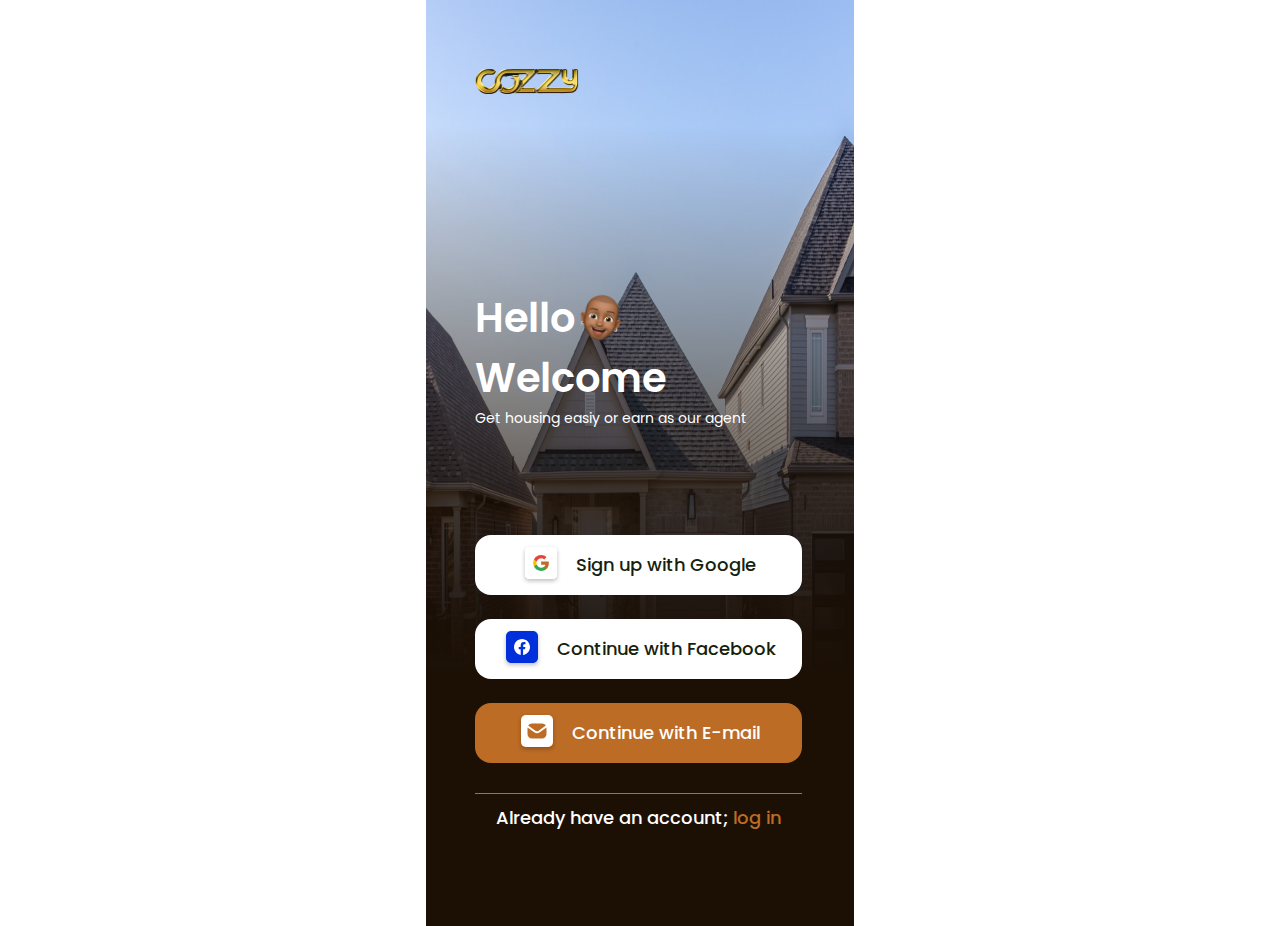
<file: index.html>
<!DOCTYPE html>
<html lang="en">
  <head>
    <meta charset="UTF-8" />
    <meta http-equiv="X-UA-Compatible" content="IE=edge" />
    <meta name="viewport" content="width=device-width, initial-scale=1.0" />
    <link rel="stylesheet" href="css/signup1.css" />
    <link rel="preconnect" href="https://fonts.googleapis.com" />
    <link rel="preconnect" href="https://fonts.gstatic.com" crossorigin />
    <link
      href="https://fonts.googleapis.com/css2?family=Poppins:wght@400;500;600&display=swap"
      rel="stylesheet"
    />
    <title>Sign up</title>
  </head>
  <body>
    <main>
      <div class="signUp-page">
        <div class="welcome">
          <header>
            <img src="images/logo.png" alt="logo picture" class="logo" />
          </header>
          <div class="text-container">
            <h1>
              <span> Hello </span>
              <svg
                width="51"
                height="56"
                viewBox="0 0 51 56"
                fill="none"
                xmlns="http://www.w3.org/2000/svg"
                xmlns:xlink="http://www.w3.org/1999/xlink"
              >
                <rect
                  x="8.49414"
                  y="0.631104"
                  width="43"
                  height="48"
                  transform="rotate(10 8.49414 0.631104)"
                  fill="url(#pattern0)"
                />
                <defs>
                  <pattern
                    id="pattern0"
                    patternContentUnits="objectBoundingBox"
                    width="1"
                    height="1"
                  >
                    <use
                      xlink:href="#image0_538_1408"
                      transform="scale(0.0232558 0.0208333)"
                    />
                  </pattern>
                  <image
                    id="image0_538_1408"
                    width="43"
                    height="48"
                    xlink:href="[data-uri]"
                  />
                </defs>
              </svg>
            </h1>
            <h2>Welcome</h2>
            <p>Get housing easiy or earn as our agent</p>
          </div>
        </div>
        <div class="cta">
          <a href="#" class="cta-btn"
            ><svg
              width="40"
              height="40"
              viewBox="0 0 40 40"
              fill="none"
              xmlns="http://www.w3.org/2000/svg"
            >
              <g filter="url(#filter0_d_493_1652)">
                <path
                  d="M36 7C36 4.23858 33.7614 2 31 2H9C6.23858 2 4 4.23858 4 7V29C4 31.7614 6.23858 34 9 34H31C33.7614 34 36 31.7614 36 29V7Z"
                  fill="white"
                />
                <path
                  fill-rule="evenodd"
                  clip-rule="evenodd"
                  d="M27.8304 18.1818C27.8304 17.6145 27.7795 17.069 27.685 16.5454H20.1504V19.64H24.4559C24.2704 20.64 23.7068 21.4872 22.8595 22.0545V24.0618H25.4449C26.9577 22.6691 27.8304 20.6181 27.8304 18.1818Z"
                  fill="#BC6C25"
                />
                <path
                  fill-rule="evenodd"
                  clip-rule="evenodd"
                  d="M20.1491 26C22.3091 26 24.12 25.2837 25.4437 24.0618L22.8582 22.0546C22.1418 22.5346 21.2255 22.8182 20.1491 22.8182C18.0655 22.8182 16.3018 21.4109 15.6727 19.52H13V21.5928C14.3164 24.2073 17.0218 26 20.1491 26Z"
                  fill="#34A853"
                />
                <path
                  fill-rule="evenodd"
                  clip-rule="evenodd"
                  d="M15.674 19.52C15.514 19.04 15.4231 18.5272 15.4231 18C15.4231 17.4727 15.514 16.96 15.674 16.48V14.4072H13.0013C12.4595 15.4872 12.1504 16.709 12.1504 18C12.1504 19.2909 12.4595 20.5127 13.0013 21.5927L15.674 19.52Z"
                  fill="#FBBC05"
                />
                <path
                  fill-rule="evenodd"
                  clip-rule="evenodd"
                  d="M20.1491 13.1818C21.3237 13.1818 22.3782 13.5855 23.2073 14.3782L25.5018 12.0836C24.1164 10.7927 22.3055 10 20.1491 10C17.0218 10 14.3164 11.7927 13 14.4073L15.6727 16.48C16.3018 14.5891 18.0655 13.1818 20.1491 13.1818Z"
                  fill="#EA4335"
                />
              </g>
              <defs>
                <filter
                  id="filter0_d_493_1652"
                  x="0"
                  y="0"
                  width="40"
                  height="40"
                  filterUnits="userSpaceOnUse"
                  color-interpolation-filters="sRGB"
                >
                  <feFlood flood-opacity="0" result="BackgroundImageFix" />
                  <feColorMatrix
                    in="SourceAlpha"
                    type="matrix"
                    values="0 0 0 0 0 0 0 0 0 0 0 0 0 0 0 0 0 0 127 0"
                    result="hardAlpha"
                  />
                  <feOffset dy="2" />
                  <feGaussianBlur stdDeviation="2" />
                  <feComposite in2="hardAlpha" operator="out" />
                  <feColorMatrix
                    type="matrix"
                    values="0 0 0 0 0 0 0 0 0 0 0 0 0 0 0 0 0 0 0.25 0"
                  />
                  <feBlend
                    mode="normal"
                    in2="BackgroundImageFix"
                    result="effect1_dropShadow_493_1652"
                  />
                  <feBlend
                    mode="normal"
                    in="SourceGraphic"
                    in2="effect1_dropShadow_493_1652"
                    result="shape"
                  />
                </filter>
              </defs>
            </svg>
            Sign up with Google
          </a>
          <a href="#" class="cta-btn"
            ><svg
              width="40"
              height="40"
              viewBox="0 0 40 40"
              fill="none"
              xmlns="http://www.w3.org/2000/svg"
            >
              <g filter="url(#filter0_d_493_1641)">
                <path
                  d="M31 2H9C6.23858 2 4 4.23858 4 7V29C4 31.7614 6.23858 34 9 34H31C33.7614 34 36 31.7614 36 29V7C36 4.23858 33.7614 2 31 2Z"
                  fill="#0030DC"
                />
                <path
                  d="M28 18C28 13.6 24.4 10 20 10C15.6 10 12 13.6 12 18C12 22 14.9 25.3 18.7 25.9V20.3H16.7V18H18.7V16.2C18.7 14.2 19.9 13.1 21.7 13.1C22.6 13.1 23.5 13.3 23.5 13.3V15.3H22.5C21.5 15.3 21.2 15.9 21.2 16.5V18H23.4L23 20.3H21.1V26C25.1 25.4 28 22 28 18Z"
                  fill="white"
                />
              </g>
              <defs>
                <filter
                  id="filter0_d_493_1641"
                  x="0"
                  y="0"
                  width="40"
                  height="40"
                  filterUnits="userSpaceOnUse"
                  color-interpolation-filters="sRGB"
                >
                  <feFlood flood-opacity="0" result="BackgroundImageFix" />
                  <feColorMatrix
                    in="SourceAlpha"
                    type="matrix"
                    values="0 0 0 0 0 0 0 0 0 0 0 0 0 0 0 0 0 0 127 0"
                    result="hardAlpha"
                  />
                  <feOffset dy="2" />
                  <feGaussianBlur stdDeviation="2" />
                  <feComposite in2="hardAlpha" operator="out" />
                  <feColorMatrix
                    type="matrix"
                    values="0 0 0 0 0 0 0 0 0 0 0 0 0 0 0 0 0 0 0.25 0"
                  />
                  <feBlend
                    mode="normal"
                    in2="BackgroundImageFix"
                    result="effect1_dropShadow_493_1641"
                  />
                  <feBlend
                    mode="normal"
                    in="SourceGraphic"
                    in2="effect1_dropShadow_493_1641"
                    result="shape"
                  />
                </filter>
              </defs>
            </svg>
            Continue with Facebook
          </a>
          <a href="/signup/signup3.html" class="cta-btn-mail cta-btn">
            <svg
              width="40"
              height="40"
              viewBox="0 0 40 40"
              fill="none"
              xmlns="http://www.w3.org/2000/svg"
            >
              <g filter="url(#filter0_d_493_1669)">
                <rect x="4" y="2" width="32" height="32" rx="5" fill="white" />
              </g>
              <path
                d="M18.36 17.71L11.19 12.6201C11.98 11.3501 13.4 10.5 15 10.5H25C26.6 10.5 28.01 11.3401 28.81 12.6101L21.66 17.6899C20.65 18.3599 19.35 18.36 18.36 17.71ZM29.48 14.6001L22.8 19.3401C21.94 19.9101 20.96 20.1899 19.99 20.1899C19.03 20.1899 18.07 19.9101 17.23 19.3501L10.52 14.6001C10.51 14.7301 10.5 14.87 10.5 15V21C10.5 23.48 12.52 25.5 15 25.5H25C27.48 25.5 29.5 23.48 29.5 21V15C29.5 14.87 29.49 14.7301 29.48 14.6001Z"
                fill="#BC6C25"
              />
              <defs>
                <filter
                  id="filter0_d_493_1669"
                  x="0"
                  y="0"
                  width="40"
                  height="40"
                  filterUnits="userSpaceOnUse"
                  color-interpolation-filters="sRGB"
                >
                  <feFlood flood-opacity="0" result="BackgroundImageFix" />
                  <feColorMatrix
                    in="SourceAlpha"
                    type="matrix"
                    values="0 0 0 0 0 0 0 0 0 0 0 0 0 0 0 0 0 0 127 0"
                    result="hardAlpha"
                  />
                  <feOffset dy="2" />
                  <feGaussianBlur stdDeviation="2" />
                  <feComposite in2="hardAlpha" operator="out" />
                  <feColorMatrix
                    type="matrix"
                    values="0 0 0 0 0 0 0 0 0 0 0 0 0 0 0 0 0 0 0.25 0"
                  />
                  <feBlend
                    mode="normal"
                    in2="BackgroundImageFix"
                    result="effect1_dropShadow_493_1669"
                  />
                  <feBlend
                    mode="normal"
                    in="SourceGraphic"
                    in2="effect1_dropShadow_493_1669"
                    result="shape"
                  />
                </filter>
              </defs>
            </svg>
            Continue with E-mail
          </a>
        </div>
        <footer>
          <span>Already have an account;</span>
          <a href="/signup/signup2.html" class="log-in"> log in</a>
        </footer>
      </div>
    </main>
  </body>
</html>
</file>
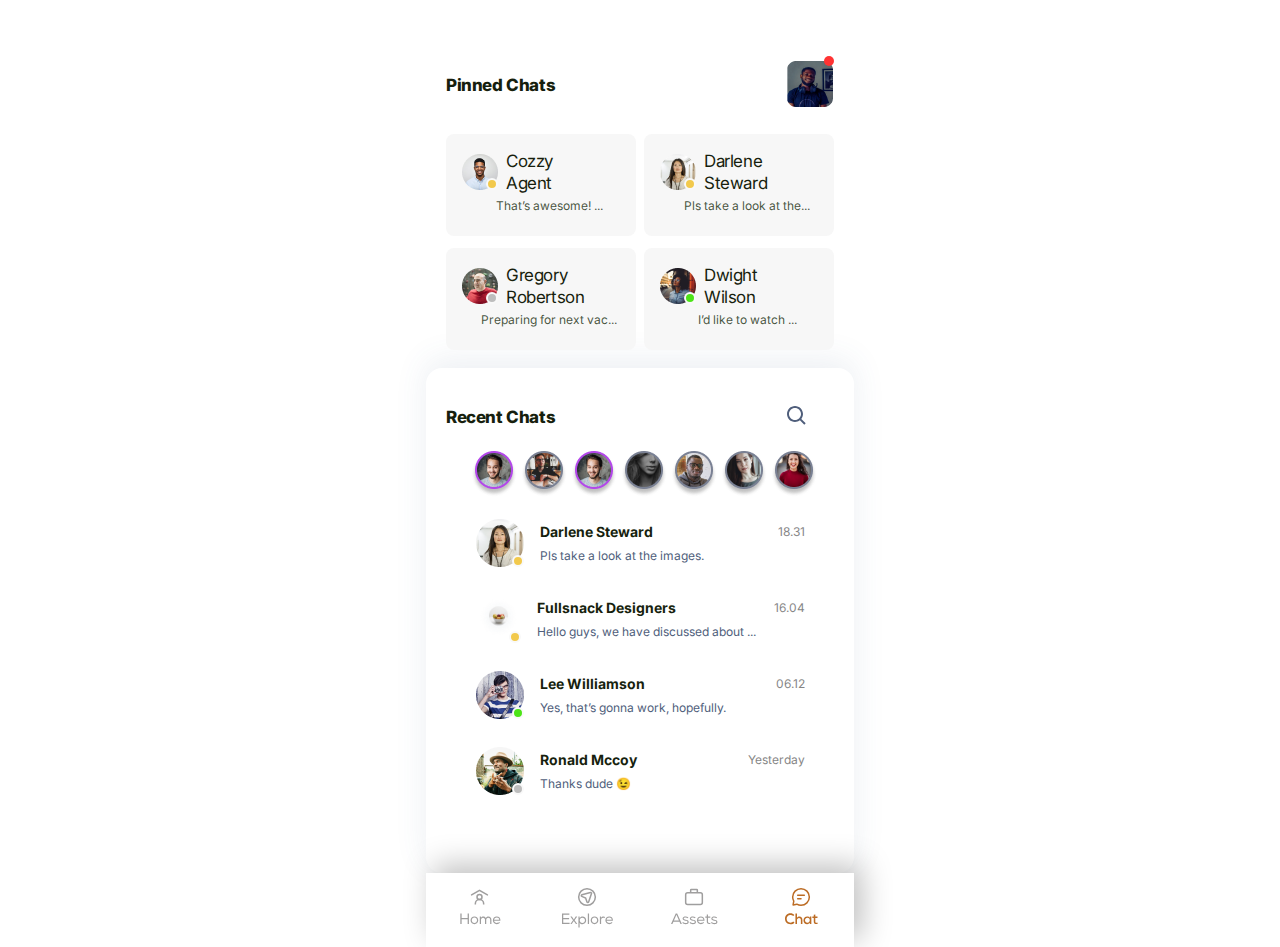
<file: chat/chat-home.html>
<!DOCTYPE html>
<html lang="en">
  <head>
    <meta charset="UTF-8" />
    <meta http-equiv="X-UA-Compatible" content="IE=edge" />
    <meta name="viewport" content="width=device-width, initial-scale=1.0" />
    <link rel="stylesheet" href="../css/chat-home.css" />
    <link rel="preconnect" href="https://fonts.googleapis.com" />
    <link rel="preconnect" href="https://fonts.gstatic.com" crossorigin />
    <link
      href="https://fonts.googleapis.com/css2?family=Inter:wght@400;500;600&display=swap"
      rel="stylesheet"
    />
    <title>setup profile</title>
  </head>
  <body>
    <div class="container">
      <main>
        <section class="section-pinned">
          <header class="header flex">
            <h2 class="current-chat">Pinned Chats</h2>
            <div>
              <img src="/images/pinned-G.png" alt="user" />
              <span class="red-dot">&nbsp;</span>
            </div>
          </header>
          <div class="pinned-chats grid">
            <div class="grid-box">
              <div class="pinned">
                <div class="image-box">
                  <img src="/images/Image.png" alt="user" />
                  <span class="yellow-dot">&nbsp;</span>
                </div>
                <h4>Cozzy Agent</h4>
              </div>
              <p class="chat-highlight">That’s awesome! ...</p>
            </div>
            <div class="grid-box">
              <div class="pinned">
                <div class="image-box">
                  <img src="/images/Image (1).png" alt="user" />
                  <span class="yellow-dot">&nbsp;</span>
                </div>
                <h4>Darlene Steward</h4>
              </div>
              <p class="chat-highlight">Pls take a look at the...</p>
            </div>
            <div class="grid-box">
              <div class="pinned">
                <div class="image-box">
                  <img src="/images/Image (3).png" alt="user" />
                  <span class="silver-dot">&nbsp;</span>
                </div>
                <h4>Gregory Robertson</h4>
              </div>
              <p class="chat-highlight">Preparing for next vac...</p>
            </div>
            <div class="grid-box">
              <div class="pinned">
                <div class="image-box">
                  <img src="/images/Image (2).png" alt="user" />
                  <span class="green-dot">&nbsp;</span>
                </div>
                <h4>Dwight Wilson</h4>
              </div>
              <p class="chat-highlight">I’d like to watch ...</p>
            </div>
          </div>
        </section>
        <section class="recent-chat">
          <header>
            <h2 class="current-chat">Recent Chats</h2>
            <span
              ><svg
                width="19"
                height="19"
                viewBox="0 0 19 19"
                fill="none"
                xmlns="http://www.w3.org/2000/svg"
              >
                <path
                  d="M8 16C9.77498 15.9996 11.4988 15.4054 12.897 14.312L17.293 18.708L18.707 17.294L14.311 12.898C15.405 11.4997 15.9996 9.77544 16 8C16 3.589 12.411 0 8 0C3.589 0 0 3.589 0 8C0 12.411 3.589 16 8 16ZM8 2C11.309 2 14 4.691 14 8C14 11.309 11.309 14 8 14C4.691 14 2 11.309 2 8C2 4.691 4.691 2 8 2Z"
                  fill="#4F5E7B"
                />
              </svg>
            </span>
          </header>
          <div class="img-box">
            <img src="/images/Image (5).png" alt="user" />
            <img src="/images/Image (4).png" alt="user" />
            <img src="/images/Image (6).png" alt="user" />
            <img src="/images/Image (7).png" alt="user" />
            <img src="/images/Image (8).png" alt="user" />
            <img src="/images/Image (9).png" alt="user" />
            <img src="/images/Image (10).png" alt="user" />
          </div>
          <div class="chat-box">
            <div class="chat-img-box">
              <img src="/images/Image (14).png" alt="user" />
              <span class="yellow-dot">&nbsp;</span>
            </div>
            <div class="chat-text-box">
              <div class="chat-text-box-title">
                <h6>Darlene Steward</h6>
                <span>18.31</span>
              </div>
              <div class="chat-text-box-highlight">
                <p>Pls take a look at the images.</p>
              </div>
            </div>
          </div>
          <div class="chat-box">
            <div class="chat-img-box">
              <img src="/images/Image (11).png" alt="user" width="100%" />
              <span class="yellow-dot">&nbsp;</span>
            </div>
            <div class="chat-text-box">
              <div class="chat-text-box-title">
                <h6>Fullsnack Designers</h6>
                <span>16.04</span>
              </div>
              <div class="chat-text-box-highlight">
                <p>Hello guys, we have discussed about ...</p>
              </div>
            </div>
          </div>
          <div class="chat-box">
            <div class="chat-img-box">
              <img src="/images/Image (12).png" alt="user" />
              <span class="green-dot">&nbsp;</span>
            </div>
            <div class="chat-text-box">
              <div class="chat-text-box-title">
                <h6>Lee Williamson</h6>
                <span>06.12</span>
              </div>
              <div class="chat-text-box-highlight">
                <p>Yes, that’s gonna work, hopefully.</p>
              </div>
            </div>
          </div>
          <div class="chat-box">
            <div class="chat-img-box">
              <img src="/images/Image (13).png" alt="user" />
              <span class="silver-dot">&nbsp;</span>
            </div>
            <div class="chat-text-box">
              <div class="chat-text-box-title">
                <h6>Ronald Mccoy</h6>
                <span>Yesterday</span>
              </div>
              <div class="chat-text-box-highlight">
                <p>Thanks dude 😉</p>
              </div>
            </div>
          </div>
        </section>
      </main>
      <footer>
        <div class="footer-bar">
          <svg
            width="63"
            height="60"
            viewBox="0 0 63 60"
            fill="none"
            xmlns="http://www.w3.org/2000/svg"
          >
            <rect width="63" height="60" fill="white" />
            <path
              d="M23.583 15.9166L31.4997 11.3333L39.4163 15.9166"
              stroke="#9F9E9E"
              stroke-width="1.5"
              stroke-linecap="round"
              stroke-linejoin="round"
            />
            <path
              d="M27.333 25.5V24.6667C27.333 22.3655 29.1985 20.5 31.4997 20.5V20.5C33.8009 20.5 35.6663 22.3655 35.6663 24.6667V25.5"
              stroke="#9F9E9E"
              stroke-width="1.5"
            />
            <path
              d="M31.5 20.5C32.8807 20.5 34 19.3807 34 18C34 16.6193 32.8807 15.5 31.5 15.5C30.1193 15.5 29 16.6193 29 18C29 19.3807 30.1193 20.5 31.5 20.5Z"
              stroke="#9F9E9E"
              stroke-width="1.5"
              stroke-linecap="round"
              stroke-linejoin="round"
            />
            <path
              d="M19.6319 45H20.9369V34.5H19.6319V39.045H13.6319V34.5H12.3269V45H13.6319V40.26H19.6319V45ZM22.5576 41.31C22.5576 43.56 24.1776 45.135 26.3976 45.135C28.6326 45.135 30.2526 43.56 30.2526 41.31C30.2526 39.015 28.6626 37.425 26.3976 37.425C24.1926 37.425 22.5576 39.015 22.5576 41.31ZM29.0376 41.31C29.0226 42.87 27.9276 43.98 26.3976 43.98C24.8826 43.98 23.7876 42.87 23.7876 41.31C23.7876 39.66 24.8976 38.55 26.4126 38.55C27.8976 38.55 29.0376 39.66 29.0376 41.31ZM31.7771 37.59V45H33.0071V40.8C33.0071 39.585 33.8021 38.625 35.0171 38.625C36.2471 38.625 37.0121 39.585 37.0121 40.8V45H38.2421V40.8C38.2421 39.585 39.0521 38.625 40.2671 38.625C41.4821 38.625 42.1871 39.555 42.1871 40.77V45H43.4171V40.77C43.4171 38.745 42.2471 37.47 40.2971 37.47C39.2471 37.47 38.2271 37.95 37.6871 39.09C37.2671 37.905 36.2171 37.47 35.1971 37.47C34.3571 37.47 33.4571 37.815 33.0071 38.685L32.9321 37.605H31.7921L31.7771 37.59ZM51.9809 43.815L51.1559 43.065C50.6609 43.665 49.6409 43.995 48.8009 43.995C47.3759 43.995 46.2509 43.14 46.1159 41.775H52.4159C52.7009 38.82 50.9759 37.425 48.7109 37.425C46.4759 37.425 44.8709 39.03 44.8709 41.265C44.8709 43.62 46.4759 45.135 48.7709 45.135C49.9259 45.135 51.2159 44.7 51.9659 43.815H51.9809ZM51.2459 40.74H46.1159C46.3259 39.315 47.4509 38.535 48.7409 38.535C50.1959 38.535 51.1859 39.315 51.2459 40.755V40.74Z"
              fill="#9F9E9E"
            />
          </svg>
        </div>
        <div class="footer-bar">
          <svg
            width="62"
            height="60"
            viewBox="0 0 62 60"
            fill="none"
            xmlns="http://www.w3.org/2000/svg"
          >
            <rect width="62" height="60" fill="white" />
            <g clip-path="url(#clip0_1097_541)">
              <circle
                cx="31.0003"
                cy="18"
                r="8.33333"
                stroke="#9F9E9E"
                stroke-width="1.5"
              />
              <path
                fill-rule="evenodd"
                clip-rule="evenodd"
                d="M32.6084 22.8908C32.34 23.6656 31.2439 23.665 30.9765 22.8898L29.6267 18.9782L25.8187 17.3589C25.0641 17.038 25.1399 15.9445 25.9316 15.7309L34.4577 13.4299C35.1269 13.2493 35.7253 13.8911 35.4985 14.546L32.6084 22.8908Z"
                stroke="#9F9E9E"
                stroke-width="1.5"
              />
            </g>
            <path
              d="M5.97465 45H13.5946V43.755H7.26465V40.2H13.0996V38.985H7.26465V35.7H13.3546V34.5H5.97465V45ZM14.3502 44.97V45H15.7152L17.8152 42L19.9002 45H21.3102V44.97L18.5952 41.205L21.1152 37.635V37.59H19.7052L17.8152 40.395L15.8952 37.59H14.5302V37.635L17.0202 41.205L14.3502 44.97ZM22.4219 48.495H23.6219V43.665C24.2069 44.715 25.3769 45.165 26.4269 45.165C28.6469 45.165 30.1919 43.65 30.1919 41.31C30.1919 39.03 28.6319 37.53 26.5019 37.485C25.3319 37.485 24.2369 38.055 23.6519 39.045L23.5919 37.62H22.4219V48.495ZM26.3519 44.01C24.8519 43.995 23.7569 42.855 23.7569 41.34C23.7569 39.825 24.8069 38.685 26.3519 38.685C27.8669 38.685 28.9619 39.675 28.9619 41.34C28.9619 43.005 27.8369 44.01 26.3519 44.01ZM33.0527 34.5H31.8227V45H33.0527V34.5ZM34.6748 41.31C34.6748 43.56 36.2948 45.135 38.5148 45.135C40.7498 45.135 42.3698 43.56 42.3698 41.31C42.3698 39.015 40.7798 37.425 38.5148 37.425C36.3098 37.425 34.6748 39.015 34.6748 41.31ZM41.1548 41.31C41.1398 42.87 40.0448 43.98 38.5148 43.98C36.9998 43.98 35.9048 42.87 35.9048 41.31C35.9048 39.66 37.0148 38.55 38.5298 38.55C40.0148 38.55 41.1548 39.66 41.1548 41.31ZM45.0343 37.59H43.8943V45H45.1243V40.875C45.1243 39.51 46.1143 38.67 47.2993 38.655C47.8093 38.655 48.1993 38.79 48.5893 39.06L49.1443 38.01C48.6943 37.665 48.0643 37.44 47.4193 37.455C46.5643 37.455 45.6493 37.725 45.1393 38.685L45.0493 37.575L45.0343 37.59ZM56.4809 43.815L55.6559 43.065C55.1609 43.665 54.1409 43.995 53.3009 43.995C51.8759 43.995 50.7509 43.14 50.6159 41.775H56.9159C57.2009 38.82 55.4759 37.425 53.2109 37.425C50.9759 37.425 49.3709 39.03 49.3709 41.265C49.3709 43.62 50.9759 45.135 53.2709 45.135C54.4259 45.135 55.7159 44.7 56.4659 43.815H56.4809ZM55.7459 40.74H50.6159C50.8259 39.315 51.9509 38.535 53.2409 38.535C54.6959 38.535 55.6859 39.315 55.7459 40.755V40.74Z"
              fill="#9F9E9E"
            />
            <defs>
              <clipPath id="clip0_1097_541">
                <rect
                  width="20"
                  height="20"
                  fill="white"
                  transform="translate(21 8)"
                />
              </clipPath>
            </defs>
          </svg>
        </div>
        <div class="footer-bar">
          <svg
            width="62"
            height="60"
            viewBox="0 0 62 60"
            fill="none"
            xmlns="http://www.w3.org/2000/svg"
          >
            <rect width="62" height="60" fill="white" />
            <path
              d="M27.667 13.8333H24.667C23.5624 13.8333 22.667 14.7288 22.667 15.8333V23.5C22.667 24.6046 23.5624 25.5 24.667 25.5H37.3337C38.4382 25.5 39.3337 24.6046 39.3337 23.5V15.8333C39.3337 14.7288 38.4382 13.8333 37.3337 13.8333H34.3337M27.667 13.8333V11.1C27.667 10.7686 27.9356 10.5 28.267 10.5H33.7337C34.065 10.5 34.3337 10.7686 34.3337 11.1V13.8333M27.667 13.8333H34.3337"
              stroke="#9F9E9E"
              stroke-width="1.5"
            />
            <path
              d="M12.708 34.5L7.99797 45H9.42297L10.443 42.69H16.443L17.478 45H18.888L14.178 34.5H12.708ZM15.933 41.49H10.953L13.443 35.82L15.933 41.49ZM24.7066 39.225L25.4116 38.415C24.6166 37.695 23.7016 37.425 22.5916 37.425C21.1666 37.41 19.5766 38.025 19.5916 39.6C19.5916 41.175 21.1216 41.55 22.5466 41.73C23.6866 41.865 24.5566 42.105 24.5416 42.915C24.5116 43.815 23.4766 44.07 22.6666 44.07C21.7516 44.07 20.6866 43.74 20.0266 42.93L19.3216 43.785C20.1616 44.835 21.3916 45.18 22.6366 45.18C24.3016 45.18 25.7116 44.445 25.7416 42.96C25.7716 41.13 23.9716 40.86 22.6216 40.695C21.6916 40.59 20.7916 40.365 20.7766 39.6C20.7616 38.865 21.5866 38.505 22.6066 38.52C23.3716 38.52 24.0466 38.655 24.6916 39.24L24.7066 39.225ZM31.9519 39.225L32.6569 38.415C31.8619 37.695 30.9469 37.425 29.8369 37.425C28.4119 37.41 26.8219 38.025 26.8369 39.6C26.8369 41.175 28.3669 41.55 29.7919 41.73C30.9319 41.865 31.8019 42.105 31.7869 42.915C31.7569 43.815 30.7219 44.07 29.9119 44.07C28.9969 44.07 27.9319 43.74 27.2719 42.93L26.5669 43.785C27.4069 44.835 28.6369 45.18 29.8819 45.18C31.5469 45.18 32.9569 44.445 32.9869 42.96C33.0169 41.13 31.2169 40.86 29.8669 40.695C28.9369 40.59 28.0369 40.365 28.0219 39.6C28.0069 38.865 28.8319 38.505 29.8519 38.52C30.6169 38.52 31.2919 38.655 31.9369 39.24L31.9519 39.225ZM41.0723 43.815L40.2473 43.065C39.7523 43.665 38.7323 43.995 37.8923 43.995C36.4673 43.995 35.3423 43.14 35.2073 41.775H41.5073C41.7923 38.82 40.0673 37.425 37.8023 37.425C35.5673 37.425 33.9623 39.03 33.9623 41.265C33.9623 43.62 35.5673 45.135 37.8623 45.135C39.0173 45.135 40.3073 44.7 41.0573 43.815H41.0723ZM40.3373 40.74H35.2073C35.4173 39.315 36.5423 38.535 37.8323 38.535C39.2873 38.535 40.2773 39.315 40.3373 40.755V40.74ZM45.0027 35.43L43.7727 35.565V37.605H42.2877V38.655H43.7727V42.57C43.7727 44.205 44.5227 45.135 46.1127 45.105C46.6077 45.09 47.0577 44.97 47.5527 44.745L47.1927 43.725C46.8627 43.89 46.4877 43.995 46.1577 43.995C45.2727 43.995 44.9877 43.44 44.9877 42.57V38.655H47.2977V37.605H45.0027V35.43ZM53.4096 39.225L54.1146 38.415C53.3196 37.695 52.4046 37.425 51.2946 37.425C49.8696 37.41 48.2796 38.025 48.2946 39.6C48.2946 41.175 49.8246 41.55 51.2496 41.73C52.3896 41.865 53.2596 42.105 53.2446 42.915C53.2146 43.815 52.1796 44.07 51.3696 44.07C50.4546 44.07 49.3896 43.74 48.7296 42.93L48.0246 43.785C48.8646 44.835 50.0946 45.18 51.3396 45.18C53.0046 45.18 54.4146 44.445 54.4446 42.96C54.4746 41.13 52.6746 40.86 51.3246 40.695C50.3946 40.59 49.4946 40.365 49.4796 39.6C49.4646 38.865 50.2896 38.505 51.3096 38.52C52.0746 38.52 52.7496 38.655 53.3946 39.24L53.4096 39.225Z"
              fill="#9F9E9E"
            />
          </svg>
        </div>
        <div class="footer-bar">
          <svg
            width="62"
            height="60"
            viewBox="0 0 62 60"
            fill="none"
            xmlns="http://www.w3.org/2000/svg"
          >
            <rect width="62" height="60" fill="white" />
            <g clip-path="url(#clip0_1097_547)">
              <path
                d="M27.667 16.3333L31.0003 16.3333L34.3337 16.3333"
                stroke="#BC6C25"
                stroke-width="1.5"
                stroke-linecap="round"
                stroke-linejoin="round"
              />
              <path
                d="M27.667 19.6667L29.3337 19.6667L31.0003 19.6667"
                stroke="#BC6C25"
                stroke-width="1.5"
                stroke-linecap="round"
                stroke-linejoin="round"
              />
              <path
                d="M31.0003 26.3334C35.6027 26.3334 39.3337 22.6024 39.3337 18C39.3337 13.3976 35.6027 9.66669 31.0003 9.66669C26.398 9.66669 22.667 13.3976 22.667 18C22.667 19.5179 23.0728 20.941 23.7818 22.1667L23.0837 25.9167L26.8337 25.2185C28.0594 25.9275 29.4825 26.3334 31.0003 26.3334Z"
                stroke="#BC6C25"
                stroke-width="1.5"
                stroke-linecap="round"
                stroke-linejoin="round"
              />
            </g>
            <path
              d="M23.3291 42.495C22.5941 43.23 21.5141 43.635 20.5391 43.635C17.8241 43.635 16.6841 41.73 16.6691 39.81C16.6541 37.875 17.8691 35.91 20.5391 35.91C21.5141 35.91 22.5041 36.255 23.2541 36.99L24.3791 35.91C23.3141 34.845 21.9491 34.32 20.5391 34.32C16.7891 34.32 14.9891 37.065 15.0041 39.825C15.0191 42.585 16.7291 45.21 20.5391 45.21C22.0091 45.21 23.4041 44.715 24.4841 43.65L23.3291 42.495ZM25.426 34.5V45H26.971V41.145C26.971 39.93 27.811 38.94 29.011 38.94C30.151 38.94 30.871 39.63 30.871 41.025V45H32.416V41.01C32.416 38.895 31.456 37.5 29.371 37.5C28.486 37.5 27.616 37.8 26.971 38.7V34.5H25.426ZM39.8005 38.775C39.3355 37.935 38.3305 37.44 37.2805 37.44C35.1505 37.44 33.4555 38.82 33.4555 41.295C33.4555 43.815 35.0905 45.21 37.2505 45.195C38.1655 45.195 39.3055 44.745 39.8005 43.8L39.8755 45H41.3455C41.3455 42.54 41.3455 40.065 41.3455 37.605H39.8455L39.8005 38.775ZM37.4005 38.85C40.5955 38.85 40.5955 43.755 37.4005 43.755C36.0805 43.755 35.0005 42.825 35.0005 41.295C35.0005 39.78 36.0805 38.85 37.4005 38.85ZM43.7666 35.64V37.62H42.3416V38.955H43.7666V42.48C43.7666 44.22 44.6816 45.135 46.2866 45.09C46.8116 45.09 47.2616 44.985 47.7716 44.76L47.3216 43.44C47.0216 43.59 46.6766 43.695 46.3766 43.695C45.6566 43.695 45.3116 43.26 45.3116 42.48V38.955H47.4866V37.62H45.3266V35.475L43.7666 35.64Z"
              fill="#BC6C25"
            />
            <defs>
              <clipPath id="clip0_1097_547">
                <rect
                  width="20"
                  height="20"
                  fill="white"
                  transform="translate(21 8)"
                />
              </clipPath>
            </defs>
          </svg>
        </div>
      </footer>
    </div>
  </body>
</html>
</file>
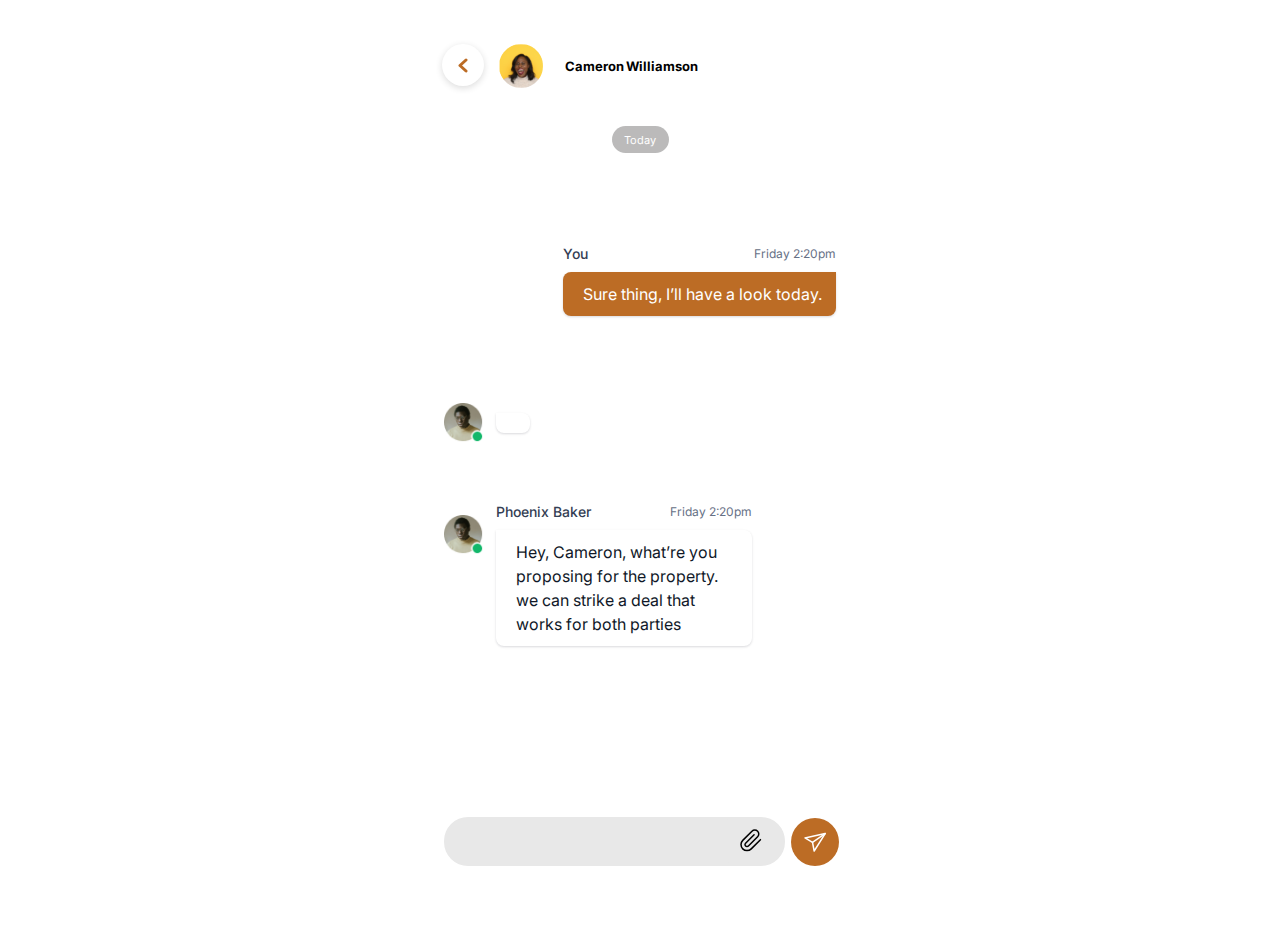
<file: chat/chat-text.html>
<!DOCTYPE html>
<html lang="en">
  <head>
    <meta charset="UTF-8" />
    <meta http-equiv="X-UA-Compatible" content="IE=edge" />
    <meta name="viewport" content="width=device-width, initial-scale=1.0" />
    <link rel="stylesheet" href="../css/chat-text.css" />
    <link rel="preconnect" href="https://fonts.googleapis.com" />
    <link rel="preconnect" href="https://fonts.gstatic.com" crossorigin />
    <link
      href="https://fonts.googleapis.com/css2?family=Inter:wght@400;500;600&display=swap"
      rel="stylesheet"
    />
    <title>setup profile</title>
  </head>
  <body>
    <div class="container">
      <main>
        <a href="/home/homepage.html" class="previous-btn flex">
          <svg
            width="10"
            height="15"
            viewBox="0 0 10 15"
            fill="none"
            xmlns="http://www.w3.org/2000/svg"
          >
            <path
              d="M8 2L2 7.5L8 13"
              stroke="#BC6C25"
              stroke-width="3"
              stroke-linecap="round"
              stroke-linejoin="round"
            />
          </svg>
        </a>
        <header class="header flex">
          <img src="/images/blackB.png" alt="current user" class="" />
          <h1 class="current-chat">Cameron Williamson</h1>
        </header>
        <div class="date flex">
          <h2 class="flex">Today</h2>
        </div>
        <div class="you">
          <div class="msg-container">
            <div>
              <div class="active flex">
                <h4>You</h4>
                <h6>Friday 2:20pm</h6>
              </div>
              <div class="msg-header">
                <p>Sure thing, I’ll have a look today.</p>
              </div>
            </div>
          </div>
        </div>
        <div class="msg-container">
          <div class="msg-header-img">
            <img
              class="chat-img"
              src="/images/Avatar1.png"
              alt="current-chat"
            />
          </div>
          <div>
            <div class="typing msg-header">
              <p></p>
            </div>
          </div>
        </div>
        <div class="msg-container">
          <div class="msg-header-img">
            <img
              class="chat-img"
              src="/images/Avatar1.png"
              alt="current-chat"
            />
          </div>
          <div>
            <div class="active flex">
              <h4>Phoenix Baker</h4>
              <h6>Friday 2:20pm</h6>
            </div>
            <div class="msg-header">
              <p>
                Hey, Cameron, what’re you proposing for the property. we can
                strike a deal that works for both parties
              </p>
            </div>
          </div>
        </div>
        <div class="chat-box flex">
          <div class="input flex">
            <input type="text" />
            <span
              ><svg
                width="22"
                height="23"
                viewBox="0 0 22 23"
                fill="none"
                xmlns="http://www.w3.org/2000/svg"
              >
                <path
                  d="M20.4383 10.6622L11.2483 19.8522C10.1225 20.9781 8.59552 21.6106 7.00334 21.6106C5.41115 21.6106 3.88418 20.9781 2.75834 19.8522C1.63249 18.7264 1 17.1994 1 15.6072C1 14.015 1.63249 12.4881 2.75834 11.3622L11.9483 2.17222C12.6989 1.42166 13.7169 1 14.7783 1C15.8398 1 16.8578 1.42166 17.6083 2.17222C18.3589 2.92279 18.7806 3.94077 18.7806 5.00222C18.7806 6.06368 18.3589 7.08166 17.6083 7.83222L8.40834 17.0222C8.03306 17.3975 7.52406 17.6083 6.99334 17.6083C6.46261 17.6083 5.95362 17.3975 5.57834 17.0222C5.20306 16.6469 4.99222 16.138 4.99222 15.6072C4.99222 15.0765 5.20306 14.5675 5.57834 14.1922L14.0683 5.71222"
                  stroke="black"
                  stroke-width="1.5"
                  stroke-linecap="round"
                  stroke-linejoin="round"
                />
              </svg>
            </span>
          </div>
          <div class="sender flex">
            <svg
              width="24"
              height="24"
              viewBox="0 0 24 24"
              fill="none"
              xmlns="http://www.w3.org/2000/svg"
            >
              <g clip-path="url(#clip0_231_743)">
                <path
                  d="M22.152 3.55322L11.1768 21.0044L9.50638 12.4078L1.99953 7.89796L22.152 3.55322Z"
                  stroke="white"
                  stroke-width="1.5"
                  stroke-linecap="round"
                  stroke-linejoin="round"
                />
                <path
                  d="M9.45605 12.4437L22.1529 3.55323"
                  stroke="white"
                  stroke-width="1.5"
                  stroke-linecap="round"
                  stroke-linejoin="round"
                />
              </g>
              <defs>
                <clipPath id="clip0_231_743">
                  <rect width="24" height="24" fill="white" />
                </clipPath>
              </defs>
            </svg>
          </div>
        </div>
      </main>
    </div>
  </body>
</html>
</file>
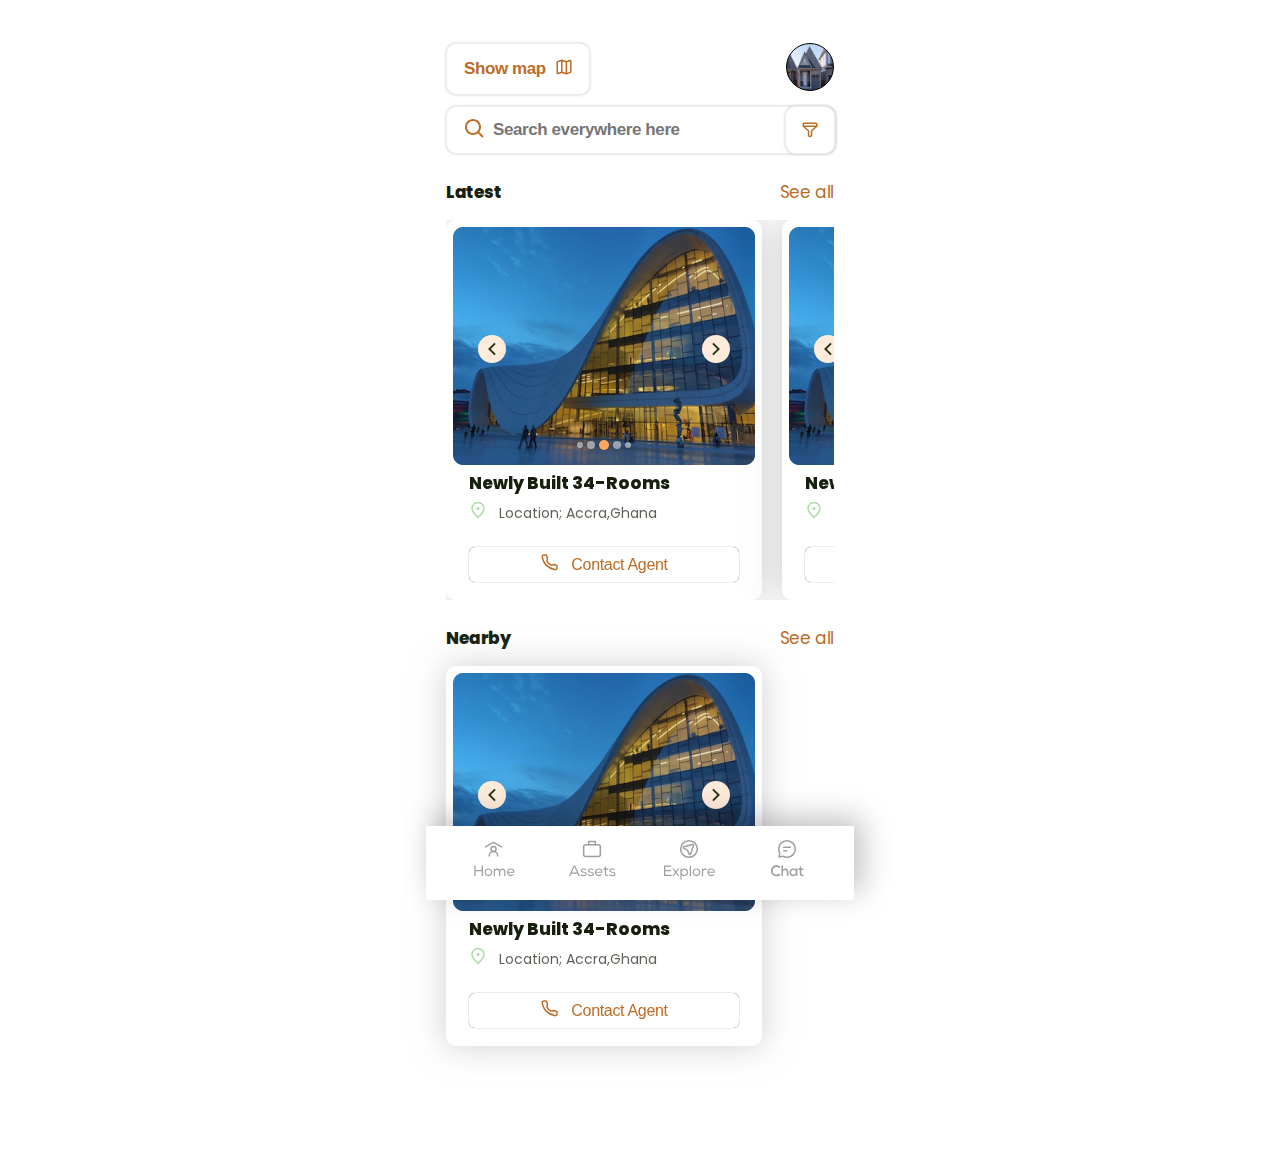
<file: home/homepage.html>
<!DOCTYPE html>
<html lang="en">
  <head>
    <meta charset="UTF-8" />
    <meta http-equiv="X-UA-Compatible" content="IE=edge" />
    <meta name="viewport" content="width=device-width, initial-scale=1.0" />
    <link rel="stylesheet" href="../css/homepage.css" />
    <link rel="preconnect" href="https://fonts.googleapis.com" />
    <link rel="preconnect" href="https://fonts.gstatic.com" crossorigin />
    <link
      href="https://fonts.googleapis.com/css2?family=Poppins:wght@400;500;600&display=swap"
      rel="stylesheet"
    />
    <title>homepage</title>
  </head>
  <body>
    <div class="container">
      <main>
        <div class="home-contain">
          <header>
            <button class="showMap-btn">
              <span>Show map</span>
              <span
                ><svg
                  width="16"
                  height="16"
                  viewBox="0 0 16 16"
                  fill="none"
                  xmlns="http://www.w3.org/2000/svg"
                >
                  <path
                    d="M5.78503 13.25L2.05063 14.4884C1.66229 14.6172 1.26178 14.328 1.26178 13.9189L1.26178 3.18316C1.26178 2.92456 1.42746 2.69505 1.67292 2.61366L5.78503 1.25M5.78503 13.25L10.3083 14.75M5.78503 13.25L5.78503 1.25M10.3083 14.75L14.4204 13.3863C14.6659 13.3049 14.8315 13.0754 14.8315 12.8168L14.8315 2.0811C14.8315 1.67196 14.431 1.38282 14.0427 1.5116L10.3083 2.75M10.3083 14.75L10.3083 2.75M10.3083 2.75L5.78503 1.25"
                    stroke="#BC6C25"
                    stroke-width="1.5"
                    stroke-linecap="round"
                    stroke-linejoin="round"
                  />
                </svg>
              </span>
            </button>
            <a class="setting-btn" href="/setting/setting1.html">
              <div class="img-contain"></div
            ></a>
          </header>
          <div class="search-bar">
            <div class="search-icon">
              <svg
                width="19"
                height="19"
                viewBox="0 0 19 19"
                fill="none"
                xmlns="http://www.w3.org/2000/svg"
              >
                <path
                  d="M8 16C9.77498 15.9996 11.4988 15.4054 12.897 14.312L17.293 18.708L18.707 17.294L14.311 12.898C15.405 11.4997 15.9996 9.77544 16 8C16 3.589 12.411 0 8 0C3.589 0 0 3.589 0 8C0 12.411 3.589 16 8 16ZM8 2C11.309 2 14 4.691 14 8C14 11.309 11.309 14 8 14C4.691 14 2 11.309 2 8C2 4.691 4.691 2 8 2Z"
                  fill="#BC6C25"
                />
              </svg>
              <input
                type="text"
                placeholder="Search everywhere here"
                class="search-input"
              />
            </div>
            <button class="filter">
              <svg
                width="16"
                height="16"
                viewBox="0 0 16 16"
                fill="none"
                xmlns="http://www.w3.org/2000/svg"
              >
                <path
                  d="M1.26148 4.25V2.25C1.26148 1.69772 1.7092 1.25 2.26148 1.25H13.8313C14.3836 1.25 14.8313 1.69766 14.8313 2.2499L14.8315 4.25M1.26148 4.25L6.18747 8.45057C6.41028 8.64056 6.53861 8.91866 6.53861 9.21148V13.4708C6.53861 14.1209 7.14912 14.5982 7.77998 14.4413L8.79548 14.1887C9.24122 14.0778 9.55412 13.6776 9.55412 13.2182V9.21149C9.55412 8.91867 9.68246 8.64056 9.90528 8.45057L14.8315 4.25M1.26148 4.25H14.8315"
                  stroke="#BC6C25"
                  stroke-width="1.5"
                  stroke-linecap="round"
                  stroke-linejoin="round"
                />
              </svg>
            </button>
          </div>
          <section class="latest">
            <div class="head">
              <h2>Latest</h2>
              <a href="#">See all</a>
            </div>
            <div class="carousel-contain">
              <div class="carousel">
                <div class="img-box">
                  <img
                    src="/images/image 1.png"
                    alt="picture of a building"
                    class="carousel-img"
                  />
                  <button class="left-button">
                    <svg
                      width="8"
                      height="14"
                      viewBox="0 0 8 14"
                      fill="none"
                      xmlns="http://www.w3.org/2000/svg"
                    >
                      <path
                        d="M2.82802 6.99999L7.77802 2.04999L6.36402 0.635986L1.52588e-05 6.99999L6.36402 13.364L7.77802 11.95L2.82802 6.99999Z"
                        fill="#283618"
                      />
                    </svg>
                  </button>
                  <button class="right-button">
                    <svg
                      width="8"
                      height="14"
                      viewBox="0 0 8 14"
                      fill="none"
                      xmlns="http://www.w3.org/2000/svg"
                    >
                      <path
                        d="M5.17198 6.99999L0.221985 2.04999L1.63598 0.635986L7.99998 6.99999L1.63598 13.364L0.221985 11.95L5.17198 6.99999Z"
                        fill="#283618"
                      />
                    </svg>
                  </button>
                  <div class="ellipses">
                    <button class="ellipse ellipse-small">&nbsp;</button>
                    <button class="ellipse ellipse-mid">&nbsp;</button>
                    <button class="ellipse ellipse-big ellipse-fill">
                      &nbsp;
                    </button>
                    <button class="ellipse ellipse-mid">&nbsp;</button>
                    <button class="ellipse ellipse-small">&nbsp;</button>
                  </div>
                </div>
                <div class="text-box">
                  <ul class="carousel-details">
                    <li>
                      <p class="carousel-title">Newly Built 34-Rooms</p>
                    </li>
                    <li>
                      <p class="carousel-location">
                        <span>
                          <svg
                            width="18"
                            height="18"
                            viewBox="0 0 18 18"
                            fill="none"
                            xmlns="http://www.w3.org/2000/svg"
                          >
                            <g opacity="0.5">
                              <path
                                d="M15 7.5C15 10.8137 9 16.5 9 16.5C9 16.5 3 10.8137 3 7.5C3 4.18629 5.68629 1.5 9 1.5C12.3137 1.5 15 4.18629 15 7.5Z"
                                stroke="#169C00"
                                stroke-width="1.5"
                              />
                              <path
                                d="M9 8.25C9.41421 8.25 9.75 7.91421 9.75 7.5C9.75 7.08579 9.41421 6.75 9 6.75C8.58579 6.75 8.25 7.08579 8.25 7.5C8.25 7.91421 8.58579 8.25 9 8.25Z"
                                fill="#169C00"
                                stroke="#169C00"
                                stroke-width="1.5"
                                stroke-linecap="round"
                                stroke-linejoin="round"
                              />
                            </g>
                          </svg>
                        </span>
                        <span> Location; Accra,Ghana</span>
                      </p>
                    </li>
                  </ul>
                  <button class="contactAgent-btn">
                    <span
                      ><svg
                        width="19"
                        height="19"
                        viewBox="0 0 19 19"
                        fill="none"
                        xmlns="http://www.w3.org/2000/svg"
                      >
                        <path
                          d="M14.0886 11.5265L10.9999 12.125C8.9136 11.0779 7.62489 9.875 6.87489 8L7.45235 4.90242L6.36077 2L4.06247 2C2.93492 2 2.04764 2.93143 2.24575 4.04144C2.62993 6.19406 3.61471 9.61482 6.12489 12.125C8.76309 14.7632 12.475 16.0209 14.8081 16.5848C15.9668 16.8648 16.9999 15.9575 16.9999 14.7655L16.9999 12.6359L14.0886 11.5265Z"
                          stroke="#BC6C25"
                          stroke-width="1.5"
                          stroke-linecap="round"
                          stroke-linejoin="round"
                        />
                      </svg>
                    </span>
                    <span>Contact Agent</span>
                  </button>
                </div>
              </div>
              <div class="carousel">
                <div class="img-box">
                  <img
                    src="/images/image 1.png"
                    alt="picture of a building"
                    class="carousel-img"
                  />
                  <button class="left-button">
                    <svg
                      width="8"
                      height="14"
                      viewBox="0 0 8 14"
                      fill="none"
                      xmlns="http://www.w3.org/2000/svg"
                    >
                      <path
                        d="M2.82802 6.99999L7.77802 2.04999L6.36402 0.635986L1.52588e-05 6.99999L6.36402 13.364L7.77802 11.95L2.82802 6.99999Z"
                        fill="#283618"
                      />
                    </svg>
                  </button>
                  <button class="right-button">
                    <svg
                      width="8"
                      height="14"
                      viewBox="0 0 8 14"
                      fill="none"
                      xmlns="http://www.w3.org/2000/svg"
                    >
                      <path
                        d="M5.17198 6.99999L0.221985 2.04999L1.63598 0.635986L7.99998 6.99999L1.63598 13.364L0.221985 11.95L5.17198 6.99999Z"
                        fill="#283618"
                      />
                    </svg>
                  </button>
                  <div class="ellipses">
                    <button class="ellipse ellipse-small">&nbsp;</button>
                    <button class="ellipse ellipse-mid">&nbsp;</button>
                    <button class="ellipse ellipse-big ellipse-fill">
                      &nbsp;
                    </button>
                    <button class="ellipse ellipse-mid">&nbsp;</button>
                    <button class="ellipse ellipse-small">&nbsp;</button>
                  </div>
                </div>
                <div class="text-box">
                  <ul class="carousel-details">
                    <li>
                      <p class="carousel-title">Newly Built 34-Rooms</p>
                    </li>
                    <li>
                      <p class="carousel-location">
                        <span>
                          <svg
                            width="18"
                            height="18"
                            viewBox="0 0 18 18"
                            fill="none"
                            xmlns="http://www.w3.org/2000/svg"
                          >
                            <g opacity="0.5">
                              <path
                                d="M15 7.5C15 10.8137 9 16.5 9 16.5C9 16.5 3 10.8137 3 7.5C3 4.18629 5.68629 1.5 9 1.5C12.3137 1.5 15 4.18629 15 7.5Z"
                                stroke="#169C00"
                                stroke-width="1.5"
                              />
                              <path
                                d="M9 8.25C9.41421 8.25 9.75 7.91421 9.75 7.5C9.75 7.08579 9.41421 6.75 9 6.75C8.58579 6.75 8.25 7.08579 8.25 7.5C8.25 7.91421 8.58579 8.25 9 8.25Z"
                                fill="#169C00"
                                stroke="#169C00"
                                stroke-width="1.5"
                                stroke-linecap="round"
                                stroke-linejoin="round"
                              />
                            </g>
                          </svg>
                        </span>
                        <span> Location; Accra,Ghana</span>
                      </p>
                    </li>
                  </ul>
                  <button class="contactAgent-btn">
                    <span
                      ><svg
                        width="19"
                        height="19"
                        viewBox="0 0 19 19"
                        fill="none"
                        xmlns="http://www.w3.org/2000/svg"
                      >
                        <path
                          d="M14.0886 11.5265L10.9999 12.125C8.9136 11.0779 7.62489 9.875 6.87489 8L7.45235 4.90242L6.36077 2L4.06247 2C2.93492 2 2.04764 2.93143 2.24575 4.04144C2.62993 6.19406 3.61471 9.61482 6.12489 12.125C8.76309 14.7632 12.475 16.0209 14.8081 16.5848C15.9668 16.8648 16.9999 15.9575 16.9999 14.7655L16.9999 12.6359L14.0886 11.5265Z"
                          stroke="#BC6C25"
                          stroke-width="1.5"
                          stroke-linecap="round"
                          stroke-linejoin="round"
                        />
                      </svg>
                    </span>
                    <span>Contact Agent</span>
                  </button>
                </div>
              </div>
            </div>
          </section>
          <section class="nearby">
            <div class="head">
              <h2>Nearby</h2>
              <a href="#">See all</a>
            </div>
            <div>
              <div class="carousel">
                <div class="img-box">
                  <img
                    src="/images/image 1.png"
                    alt="picture of a building"
                    class="carousel-img"
                  />
                  <button class="left-button">
                    <svg
                      width="8"
                      height="14"
                      viewBox="0 0 8 14"
                      fill="none"
                      xmlns="http://www.w3.org/2000/svg"
                    >
                      <path
                        d="M2.82802 6.99999L7.77802 2.04999L6.36402 0.635986L1.52588e-05 6.99999L6.36402 13.364L7.77802 11.95L2.82802 6.99999Z"
                        fill="#283618"
                      />
                    </svg>
                  </button>
                  <button class="right-button">
                    <svg
                      width="8"
                      height="14"
                      viewBox="0 0 8 14"
                      fill="none"
                      xmlns="http://www.w3.org/2000/svg"
                    >
                      <path
                        d="M5.17198 6.99999L0.221985 2.04999L1.63598 0.635986L7.99998 6.99999L1.63598 13.364L0.221985 11.95L5.17198 6.99999Z"
                        fill="#283618"
                      />
                    </svg>
                  </button>
                  <div class="ellipses">
                    <button class="ellipse ellipse-small">&nbsp;</button>
                    <button class="ellipse ellipse-mid">&nbsp;</button>
                    <button class="ellipse ellipse-big ellipse-fill">
                      &nbsp;
                    </button>
                    <button class="ellipse ellipse-mid">&nbsp;</button>
                    <button class="ellipse ellipse-small">&nbsp;</button>
                  </div>
                </div>
                <div class="text-box">
                  <ul class="carousel-details">
                    <li>
                      <p class="carousel-title">Newly Built 34-Rooms</p>
                    </li>
                    <li>
                      <p class="carousel-location">
                        <span>
                          <svg
                            width="18"
                            height="18"
                            viewBox="0 0 18 18"
                            fill="none"
                            xmlns="http://www.w3.org/2000/svg"
                          >
                            <g opacity="0.5">
                              <path
                                d="M15 7.5C15 10.8137 9 16.5 9 16.5C9 16.5 3 10.8137 3 7.5C3 4.18629 5.68629 1.5 9 1.5C12.3137 1.5 15 4.18629 15 7.5Z"
                                stroke="#169C00"
                                stroke-width="1.5"
                              />
                              <path
                                d="M9 8.25C9.41421 8.25 9.75 7.91421 9.75 7.5C9.75 7.08579 9.41421 6.75 9 6.75C8.58579 6.75 8.25 7.08579 8.25 7.5C8.25 7.91421 8.58579 8.25 9 8.25Z"
                                fill="#169C00"
                                stroke="#169C00"
                                stroke-width="1.5"
                                stroke-linecap="round"
                                stroke-linejoin="round"
                              />
                            </g>
                          </svg>
                        </span>
                        <span> Location; Accra,Ghana</span>
                      </p>
                    </li>
                  </ul>
                  <button class="contactAgent-btn">
                    <span
                      ><svg
                        width="19"
                        height="19"
                        viewBox="0 0 19 19"
                        fill="none"
                        xmlns="http://www.w3.org/2000/svg"
                      >
                        <path
                          d="M14.0886 11.5265L10.9999 12.125C8.9136 11.0779 7.62489 9.875 6.87489 8L7.45235 4.90242L6.36077 2L4.06247 2C2.93492 2 2.04764 2.93143 2.24575 4.04144C2.62993 6.19406 3.61471 9.61482 6.12489 12.125C8.76309 14.7632 12.475 16.0209 14.8081 16.5848C15.9668 16.8648 16.9999 15.9575 16.9999 14.7655L16.9999 12.6359L14.0886 11.5265Z"
                          stroke="#BC6C25"
                          stroke-width="1.5"
                          stroke-linecap="round"
                          stroke-linejoin="round"
                        />
                      </svg>
                    </span>
                    <span>Contact Agent</span>
                  </button>
                </div>
              </div>
            </div>
          </section>
        </div>
        <div class="asset-contain hidden">
          <header><h1>Asset Wallet</h1></header>
          <div class="dashboard">
            <p class="dashboard-head">
              <span>Wallet Balance</span>
              <span
                ><svg
                  class="hide-icon"
                  width="24"
                  height="24"
                  viewBox="0 0 24 24"
                  fill="none"
                  xmlns="http://www.w3.org/2000/svg"
                >
                  <path
                    d="M12 14C13.1046 14 14 13.1046 14 12C14 10.8954 13.1046 10 12 10C10.8954 10 10 10.8954 10 12C10 13.1046 10.8954 14 12 14Z"
                    stroke="#283618"
                    stroke-opacity="0.85"
                    stroke-width="1.5"
                    stroke-linecap="round"
                    stroke-linejoin="round"
                  />
                  <path
                    d="M21 12C19.1114 14.991 15.7183 18 12 18C8.2817 18 4.88856 14.991 3 12C5.29855 9.15825 7.99163 6 12 6C16.0084 6 18.7015 9.1582 21 12Z"
                    stroke="#283618"
                    stroke-opacity="0.85"
                    stroke-width="1.5"
                    stroke-linecap="round"
                    stroke-linejoin="round"
                  />
                </svg>
              </span>
            </p>
            <p class="dashboard-currency">
              <span
                ><svg
                  width="18"
                  height="12"
                  viewBox="0 0 18 12"
                  fill="none"
                  xmlns="http://www.w3.org/2000/svg"
                >
                  <g clip-path="url(#clip0_567_3294)">
                    <path d="M0 0H18V12H0V0Z" fill="white" />
                    <path d="M0 0H6V12H0V0ZM12 0H18V12H12V0Z" fill="#007B23" />
                  </g>
                  <defs>
                    <clipPath id="clip0_567_3294">
                      <rect width="18" height="12" fill="white" />
                    </clipPath>
                  </defs>
                </svg>
              </span>
              <span>Nigerian Naira</span>
            </p>
            <p class="amount">N 900,000</p>
            <p class="dashboard-footer">
              <span class="dashboard-footer-link">Show card details</span>
              <span>12/34</span>
            </p>
          </div>
          <div class="explore-asset">
            <span>Explore Assets; tap to view your assets </span>
            <span> ></span>
          </div>
          <div class="PaymentActivity">
            <h4>Payment Activity</h4>
            <div class="noTransaction">
              <div class="noTransaction-icon">
                <svg
                  width="221"
                  height="102"
                  viewBox="0 0 221 102"
                  fill="none"
                  xmlns="http://www.w3.org/2000/svg"
                >
                  <circle
                    cx="9.92319"
                    cy="51.7562"
                    r="8.75145"
                    fill="#F1F1F1"
                    stroke="black"
                    stroke-width="0.646219"
                  />
                  <rect
                    x="4.62988"
                    y="6.38342"
                    width="160.317"
                    height="18.1491"
                    rx="7.75463"
                    fill="#F1F1F1"
                  />
                  <rect
                    x="59.833"
                    y="42.6816"
                    width="160.317"
                    height="18.1491"
                    rx="7.75463"
                    fill="#F1F1F1"
                  />
                  <rect
                    x="29.585"
                    y="79.7361"
                    width="110.407"
                    height="18.1491"
                    rx="7.75463"
                    fill="#F1F1F1"
                  />
                  <rect
                    x="5.79208"
                    y="23.1304"
                    width="96.369"
                    height="63.0957"
                    rx="4.20043"
                    transform="rotate(-12.9733 5.79208 23.1304)"
                    fill="#F3F3F3"
                    stroke="#999999"
                    stroke-width="1.93866"
                  />
                  <rect
                    x="57.0211"
                    y="37.6013"
                    width="96.369"
                    height="63.0957"
                    rx="4.20043"
                    fill="#F3F3F3"
                    stroke="#999999"
                    stroke-width="1.93866"
                  />
                  <rect
                    x="58.3203"
                    y="54.0249"
                    width="93.7704"
                    height="13.6118"
                    fill="#DDDDDD"
                  />
                  <path
                    d="M58.3203 54.0249H93.8623M97.2653 54.0249H105.962M109.365 54.0249H144.15M151.713 67.6367H126.758M118.061 67.6367H74.957"
                    stroke="#999999"
                    stroke-width="1.93866"
                    stroke-linecap="round"
                  />
                  <circle
                    cx="174.022"
                    cy="88.8106"
                    r="8.75145"
                    fill="#F1F1F1"
                    stroke="black"
                    stroke-width="0.646219"
                  />
                  <circle cx="192.17" cy="15.458" r="9.07456" fill="#F1F1F1" />
                </svg>
              </div>
              <p>No transaction record yet!</p>
              <a class="explore-listing" href="/listing/listing1.html"
                >Explore listing</a
              >
            </div>
          </div>
        </div>
        <div class="explore-contain hidden">
          <h1>explore</h1>
        </div>
        <div class="chat-contain hidden">
          <section class="section-pinned">
            <h1>chat</h1>
            <header class="header flex">
              <h2 class="current-chat">Pinned Chats</h2>
              <div>
                <img src="/images/pinned-G.png" alt="user" />
                <span class="red-dot">&nbsp;</span>
              </div>
            </header>
            <div class="pinned-chats grid">
              <div class="grid-box">
                <div class="pinned">
                  <div class="image-box">
                    <img src="/images/Image.png" alt="user" />
                    <span class="yellow-dot">&nbsp;</span>
                  </div>
                  <h4>Cozzy Agent</h4>
                </div>
                <p class="chat-highlight">That’s awesome! ...</p>
              </div>
              <div class="grid-box">
                <div class="pinned">
                  <div class="image-box">
                    <img src="/images/Image (1).png" alt="user" />
                    <span class="yellow-dot">&nbsp;</span>
                  </div>
                  <h4>Darlene Steward</h4>
                </div>
                <p class="chat-highlight">Pls take a look at the...</p>
              </div>
              <div class="grid-box">
                <div class="pinned">
                  <div class="image-box">
                    <img src="/images/Image (3).png" alt="user" />
                    <span class="silver-dot">&nbsp;</span>
                  </div>
                  <h4>Gregory Robertson</h4>
                </div>
                <p class="chat-highlight">Preparing for next vac...</p>
              </div>
              <div class="grid-box">
                <div class="pinned">
                  <div class="image-box">
                    <img src="/images/Image (2).png" alt="user" />
                    <span class="green-dot">&nbsp;</span>
                  </div>
                  <h4>Dwight Wilson</h4>
                </div>
                <p class="chat-highlight">I’d like to watch ...</p>
              </div>
            </div>
          </section>
          <section class="recent-chat">
            <header>
              <h2 class="current-chat">Recent Chats</h2>
              <span
                ><svg
                  width="19"
                  height="19"
                  viewBox="0 0 19 19"
                  fill="none"
                  xmlns="http://www.w3.org/2000/svg"
                >
                  <path
                    d="M8 16C9.77498 15.9996 11.4988 15.4054 12.897 14.312L17.293 18.708L18.707 17.294L14.311 12.898C15.405 11.4997 15.9996 9.77544 16 8C16 3.589 12.411 0 8 0C3.589 0 0 3.589 0 8C0 12.411 3.589 16 8 16ZM8 2C11.309 2 14 4.691 14 8C14 11.309 11.309 14 8 14C4.691 14 2 11.309 2 8C2 4.691 4.691 2 8 2Z"
                    fill="#4F5E7B"
                  />
                </svg>
              </span>
            </header>
            <div class="img-box">
              <img src="/images/Image (5).png" alt="user" />
              <img src="/images/Image (4).png" alt="user" />
              <img src="/images/Image (6).png" alt="user" />
              <img src="/images/Image (7).png" alt="user" />
              <img src="/images/Image (8).png" alt="user" />
              <img src="/images/Image (9).png" alt="user" />
              <img src="/images/Image (10).png" alt="user" />
            </div>
            <div class="chat-box">
              <div class="chat-img-box">
                <img src="/images/Image (14).png" alt="user" />
                <span class="yellow-dot">&nbsp;</span>
              </div>
              <div class="chat-text-box">
                <div class="chat-text-box-title">
                  <h6>Darlene Steward</h6>
                  <span>18.31</span>
                </div>
                <div class="chat-text-box-highlight">
                  <p>Pls take a look at the images.</p>
                </div>
              </div>
            </div>
            <div class="chat-box">
              <div class="chat-img-box">
                <img src="/images/Image (11).png" alt="user" width="100%" />
                <span class="yellow-dot">&nbsp;</span>
              </div>
              <div class="chat-text-box">
                <div class="chat-text-box-title">
                  <h6>Fullsnack Designers</h6>
                  <span>16.04</span>
                </div>
                <div class="chat-text-box-highlight">
                  <p>Hello guys, we have discussed about ...</p>
                </div>
              </div>
            </div>
            <div class="chat-box">
              <div class="chat-img-box">
                <img src="/images/Image (12).png" alt="user" />
                <span class="green-dot">&nbsp;</span>
              </div>
              <div class="chat-text-box">
                <div class="chat-text-box-title">
                  <h6>Lee Williamson</h6>
                  <span>06.12</span>
                </div>
                <div class="chat-text-box-highlight">
                  <p>Yes, that’s gonna work, hopefully.</p>
                </div>
              </div>
            </div>
            <div class="chat-box">
              <div class="chat-img-box">
                <img src="/images/Image (13).png" alt="user" />
                <span class="silver-dot">&nbsp;</span>
              </div>
              <div class="chat-text-box">
                <div class="chat-text-box-title">
                  <h6>Ronald Mccoy</h6>
                  <span>Yesterday</span>
                </div>
                <div class="chat-text-box-highlight">
                  <p>Thanks dude 😉</p>
                </div>
              </div>
            </div>
          </section>
        </div>
      </main>
      <footer>
        <div class="footer-nav">
          <div class="icon">
            <svg
              id="home-icon"
              width="63"
              height="60"
              viewBox="0 0 63 60"
              fill="none"
              xmlns="http://www.w3.org/2000/svg"
            >
              <rect width="63" height="60" fill="white" />
              <path
                d="M23.583 15.9166L31.4997 11.3333L39.4163 15.9166"
                stroke="#9F9E9E"
                stroke-width="1.5"
                stroke-linecap="round"
                stroke-linejoin="round"
              />
              <path
                d="M27.333 25.5V24.6667C27.333 22.3655 29.1985 20.5 31.4997 20.5V20.5C33.8009 20.5 35.6663 22.3655 35.6663 24.6667V25.5"
                stroke="#9F9E9E"
                stroke-width="1.5"
              />
              <path
                d="M31.5 20.5C32.8807 20.5 34 19.3807 34 18C34 16.6193 32.8807 15.5 31.5 15.5C30.1193 15.5 29 16.6193 29 18C29 19.3807 30.1193 20.5 31.5 20.5Z"
                stroke="#9F9E9E"
                stroke-width="1.5"
                stroke-linecap="round"
                stroke-linejoin="round"
              />
              <path
                d="M19.6319 45H20.9369V34.5H19.6319V39.045H13.6319V34.5H12.3269V45H13.6319V40.26H19.6319V45ZM22.5576 41.31C22.5576 43.56 24.1776 45.135 26.3976 45.135C28.6326 45.135 30.2526 43.56 30.2526 41.31C30.2526 39.015 28.6626 37.425 26.3976 37.425C24.1926 37.425 22.5576 39.015 22.5576 41.31ZM29.0376 41.31C29.0226 42.87 27.9276 43.98 26.3976 43.98C24.8826 43.98 23.7876 42.87 23.7876 41.31C23.7876 39.66 24.8976 38.55 26.4126 38.55C27.8976 38.55 29.0376 39.66 29.0376 41.31ZM31.7771 37.59V45H33.0071V40.8C33.0071 39.585 33.8021 38.625 35.0171 38.625C36.2471 38.625 37.0121 39.585 37.0121 40.8V45H38.2421V40.8C38.2421 39.585 39.0521 38.625 40.2671 38.625C41.4821 38.625 42.1871 39.555 42.1871 40.77V45H43.4171V40.77C43.4171 38.745 42.2471 37.47 40.2971 37.47C39.2471 37.47 38.2271 37.95 37.6871 39.09C37.2671 37.905 36.2171 37.47 35.1971 37.47C34.3571 37.47 33.4571 37.815 33.0071 38.685L32.9321 37.605H31.7921L31.7771 37.59ZM51.9809 43.815L51.1559 43.065C50.6609 43.665 49.6409 43.995 48.8009 43.995C47.3759 43.995 46.2509 43.14 46.1159 41.775H52.4159C52.7009 38.82 50.9759 37.425 48.7109 37.425C46.4759 37.425 44.8709 39.03 44.8709 41.265C44.8709 43.62 46.4759 45.135 48.7709 45.135C49.9259 45.135 51.2159 44.7 51.9659 43.815H51.9809ZM51.2459 40.74H46.1159C46.3259 39.315 47.4509 38.535 48.7409 38.535C50.1959 38.535 51.1859 39.315 51.2459 40.755V40.74Z"
                fill="#9F9E9E"
              />
            </svg>
          </div>
          <div class="icon">
            <svg
              id="asset-icon"
              width="62"
              height="60"
              viewBox="0 0 62 60"
              fill="none"
              xmlns="http://www.w3.org/2000/svg"
            >
              <rect width="62" height="60" fill="white" />
              <path
                d="M27.667 13.8333H24.667C23.5624 13.8333 22.667 14.7288 22.667 15.8333V23.5C22.667 24.6046 23.5624 25.5 24.667 25.5H37.3337C38.4382 25.5 39.3337 24.6046 39.3337 23.5V15.8333C39.3337 14.7288 38.4382 13.8333 37.3337 13.8333H34.3337M27.667 13.8333V11.1C27.667 10.7686 27.9356 10.5 28.267 10.5H33.7337C34.065 10.5 34.3337 10.7686 34.3337 11.1V13.8333M27.667 13.8333H34.3337"
                stroke="#9F9E9E"
                stroke-width="1.5"
              />
              <path
                d="M12.708 34.5L7.99797 45H9.42297L10.443 42.69H16.443L17.478 45H18.888L14.178 34.5H12.708ZM15.933 41.49H10.953L13.443 35.82L15.933 41.49ZM24.7066 39.225L25.4116 38.415C24.6166 37.695 23.7016 37.425 22.5916 37.425C21.1666 37.41 19.5766 38.025 19.5916 39.6C19.5916 41.175 21.1216 41.55 22.5466 41.73C23.6866 41.865 24.5566 42.105 24.5416 42.915C24.5116 43.815 23.4766 44.07 22.6666 44.07C21.7516 44.07 20.6866 43.74 20.0266 42.93L19.3216 43.785C20.1616 44.835 21.3916 45.18 22.6366 45.18C24.3016 45.18 25.7116 44.445 25.7416 42.96C25.7716 41.13 23.9716 40.86 22.6216 40.695C21.6916 40.59 20.7916 40.365 20.7766 39.6C20.7616 38.865 21.5866 38.505 22.6066 38.52C23.3716 38.52 24.0466 38.655 24.6916 39.24L24.7066 39.225ZM31.9519 39.225L32.6569 38.415C31.8619 37.695 30.9469 37.425 29.8369 37.425C28.4119 37.41 26.8219 38.025 26.8369 39.6C26.8369 41.175 28.3669 41.55 29.7919 41.73C30.9319 41.865 31.8019 42.105 31.7869 42.915C31.7569 43.815 30.7219 44.07 29.9119 44.07C28.9969 44.07 27.9319 43.74 27.2719 42.93L26.5669 43.785C27.4069 44.835 28.6369 45.18 29.8819 45.18C31.5469 45.18 32.9569 44.445 32.9869 42.96C33.0169 41.13 31.2169 40.86 29.8669 40.695C28.9369 40.59 28.0369 40.365 28.0219 39.6C28.0069 38.865 28.8319 38.505 29.8519 38.52C30.6169 38.52 31.2919 38.655 31.9369 39.24L31.9519 39.225ZM41.0723 43.815L40.2473 43.065C39.7523 43.665 38.7323 43.995 37.8923 43.995C36.4673 43.995 35.3423 43.14 35.2073 41.775H41.5073C41.7923 38.82 40.0673 37.425 37.8023 37.425C35.5673 37.425 33.9623 39.03 33.9623 41.265C33.9623 43.62 35.5673 45.135 37.8623 45.135C39.0173 45.135 40.3073 44.7 41.0573 43.815H41.0723ZM40.3373 40.74H35.2073C35.4173 39.315 36.5423 38.535 37.8323 38.535C39.2873 38.535 40.2773 39.315 40.3373 40.755V40.74ZM45.0027 35.43L43.7727 35.565V37.605H42.2877V38.655H43.7727V42.57C43.7727 44.205 44.5227 45.135 46.1127 45.105C46.6077 45.09 47.0577 44.97 47.5527 44.745L47.1927 43.725C46.8627 43.89 46.4877 43.995 46.1577 43.995C45.2727 43.995 44.9877 43.44 44.9877 42.57V38.655H47.2977V37.605H45.0027V35.43ZM53.4096 39.225L54.1146 38.415C53.3196 37.695 52.4046 37.425 51.2946 37.425C49.8696 37.41 48.2796 38.025 48.2946 39.6C48.2946 41.175 49.8246 41.55 51.2496 41.73C52.3896 41.865 53.2596 42.105 53.2446 42.915C53.2146 43.815 52.1796 44.07 51.3696 44.07C50.4546 44.07 49.3896 43.74 48.7296 42.93L48.0246 43.785C48.8646 44.835 50.0946 45.18 51.3396 45.18C53.0046 45.18 54.4146 44.445 54.4446 42.96C54.4746 41.13 52.6746 40.86 51.3246 40.695C50.3946 40.59 49.4946 40.365 49.4796 39.6C49.4646 38.865 50.2896 38.505 51.3096 38.52C52.0746 38.52 52.7496 38.655 53.3946 39.24L53.4096 39.225Z"
                fill="#9F9E9E"
              />
            </svg>
          </div>
          <div class="icon">
            <svg
              id="explore-icon"
              width="62"
              height="60"
              viewBox="0 0 62 60"
              fill="none"
              xmlns="http://www.w3.org/2000/svg"
            >
              <rect width="62" height="60" fill="white" />
              <g clip-path="url(#clip0_1097_541)">
                <circle
                  cx="31.0003"
                  cy="18"
                  r="8.33333"
                  stroke="#9F9E9E"
                  stroke-width="1.5"
                />
                <path
                  fill-rule="evenodd"
                  clip-rule="evenodd"
                  d="M32.6084 22.8908C32.34 23.6656 31.2439 23.665 30.9765 22.8898L29.6267 18.9782L25.8187 17.3589C25.0641 17.038 25.1399 15.9445 25.9316 15.7309L34.4577 13.4299C35.1269 13.2493 35.7253 13.8911 35.4985 14.546L32.6084 22.8908Z"
                  stroke="#9F9E9E"
                  stroke-width="1.5"
                />
              </g>
              <path
                d="M5.97465 45H13.5946V43.755H7.26465V40.2H13.0996V38.985H7.26465V35.7H13.3546V34.5H5.97465V45ZM14.3502 44.97V45H15.7152L17.8152 42L19.9002 45H21.3102V44.97L18.5952 41.205L21.1152 37.635V37.59H19.7052L17.8152 40.395L15.8952 37.59H14.5302V37.635L17.0202 41.205L14.3502 44.97ZM22.4219 48.495H23.6219V43.665C24.2069 44.715 25.3769 45.165 26.4269 45.165C28.6469 45.165 30.1919 43.65 30.1919 41.31C30.1919 39.03 28.6319 37.53 26.5019 37.485C25.3319 37.485 24.2369 38.055 23.6519 39.045L23.5919 37.62H22.4219V48.495ZM26.3519 44.01C24.8519 43.995 23.7569 42.855 23.7569 41.34C23.7569 39.825 24.8069 38.685 26.3519 38.685C27.8669 38.685 28.9619 39.675 28.9619 41.34C28.9619 43.005 27.8369 44.01 26.3519 44.01ZM33.0527 34.5H31.8227V45H33.0527V34.5ZM34.6748 41.31C34.6748 43.56 36.2948 45.135 38.5148 45.135C40.7498 45.135 42.3698 43.56 42.3698 41.31C42.3698 39.015 40.7798 37.425 38.5148 37.425C36.3098 37.425 34.6748 39.015 34.6748 41.31ZM41.1548 41.31C41.1398 42.87 40.0448 43.98 38.5148 43.98C36.9998 43.98 35.9048 42.87 35.9048 41.31C35.9048 39.66 37.0148 38.55 38.5298 38.55C40.0148 38.55 41.1548 39.66 41.1548 41.31ZM45.0343 37.59H43.8943V45H45.1243V40.875C45.1243 39.51 46.1143 38.67 47.2993 38.655C47.8093 38.655 48.1993 38.79 48.5893 39.06L49.1443 38.01C48.6943 37.665 48.0643 37.44 47.4193 37.455C46.5643 37.455 45.6493 37.725 45.1393 38.685L45.0493 37.575L45.0343 37.59ZM56.4809 43.815L55.6559 43.065C55.1609 43.665 54.1409 43.995 53.3009 43.995C51.8759 43.995 50.7509 43.14 50.6159 41.775H56.9159C57.2009 38.82 55.4759 37.425 53.2109 37.425C50.9759 37.425 49.3709 39.03 49.3709 41.265C49.3709 43.62 50.9759 45.135 53.2709 45.135C54.4259 45.135 55.7159 44.7 56.4659 43.815H56.4809ZM55.7459 40.74H50.6159C50.8259 39.315 51.9509 38.535 53.2409 38.535C54.6959 38.535 55.6859 39.315 55.7459 40.755V40.74Z"
                fill="#9F9E9E"
              />
              <defs>
                <clipPath id="clip0_1097_541">
                  <rect
                    width="20"
                    height="20"
                    fill="white"
                    transform="translate(21 8)"
                  />
                </clipPath>
              </defs>
            </svg>
          </div>
          <div class="icon">
            <svg
              id="chat-icon"
              width="62"
              height="60"
              viewBox="0 0 62 60"
              fill="none"
              xmlns="http://www.w3.org/2000/svg"
            >
              <rect width="62" height="60" fill="white" />
              <g clip-path="url(#clip0_1097_547)">
                <path
                  d="M27.667 16.3333L31.0003 16.3333L34.3337 16.3333"
                  stroke="#9F9E9E"
                  stroke-width="1.5"
                  stroke-linecap="round"
                  stroke-linejoin="round"
                />
                <path
                  d="M27.667 19.6667L29.3337 19.6667L31.0003 19.6667"
                  stroke="#9F9E9E"
                  stroke-width="1.5"
                  stroke-linecap="round"
                  stroke-linejoin="round"
                />
                <path
                  d="M31.0003 26.3334C35.6027 26.3334 39.3337 22.6024 39.3337 18C39.3337 13.3976 35.6027 9.66669 31.0003 9.66669C26.398 9.66669 22.667 13.3976 22.667 18C22.667 19.5179 23.0728 20.941 23.7818 22.1667L23.0837 25.9167L26.8337 25.2185C28.0594 25.9275 29.4825 26.3334 31.0003 26.3334Z"
                  stroke="#9F9E9E"
                  stroke-width="1.5"
                  stroke-linecap="round"
                  stroke-linejoin="round"
                />
              </g>
              <path
                d="M23.3291 42.495C22.5941 43.23 21.5141 43.635 20.5391 43.635C17.8241 43.635 16.6841 41.73 16.6691 39.81C16.6541 37.875 17.8691 35.91 20.5391 35.91C21.5141 35.91 22.5041 36.255 23.2541 36.99L24.3791 35.91C23.3141 34.845 21.9491 34.32 20.5391 34.32C16.7891 34.32 14.9891 37.065 15.0041 39.825C15.0191 42.585 16.7291 45.21 20.5391 45.21C22.0091 45.21 23.4041 44.715 24.4841 43.65L23.3291 42.495ZM25.426 34.5V45H26.971V41.145C26.971 39.93 27.811 38.94 29.011 38.94C30.151 38.94 30.871 39.63 30.871 41.025V45H32.416V41.01C32.416 38.895 31.456 37.5 29.371 37.5C28.486 37.5 27.616 37.8 26.971 38.7V34.5H25.426ZM39.8005 38.775C39.3355 37.935 38.3305 37.44 37.2805 37.44C35.1505 37.44 33.4555 38.82 33.4555 41.295C33.4555 43.815 35.0905 45.21 37.2505 45.195C38.1655 45.195 39.3055 44.745 39.8005 43.8L39.8755 45H41.3455C41.3455 42.54 41.3455 40.065 41.3455 37.605H39.8455L39.8005 38.775ZM37.4005 38.85C40.5955 38.85 40.5955 43.755 37.4005 43.755C36.0805 43.755 35.0005 42.825 35.0005 41.295C35.0005 39.78 36.0805 38.85 37.4005 38.85ZM43.7666 35.64V37.62H42.3416V38.955H43.7666V42.48C43.7666 44.22 44.6816 45.135 46.2866 45.09C46.8116 45.09 47.2616 44.985 47.7716 44.76L47.3216 43.44C47.0216 43.59 46.6766 43.695 46.3766 43.695C45.6566 43.695 45.3116 43.26 45.3116 42.48V38.955H47.4866V37.62H45.3266V35.475L43.7666 35.64Z"
                fill="#9F9E9E"
              />
              <defs>
                <clipPath id="clip0_1097_547">
                  <rect
                    width="20"
                    height="20"
                    fill="white"
                    transform="translate(21 8)"
                  />
                </clipPath>
              </defs>
            </svg>
          </div>
        </div>
      </footer>
    </div>
    <script src="/script/homepage.js"></script>
  </body>
</html>
</file>
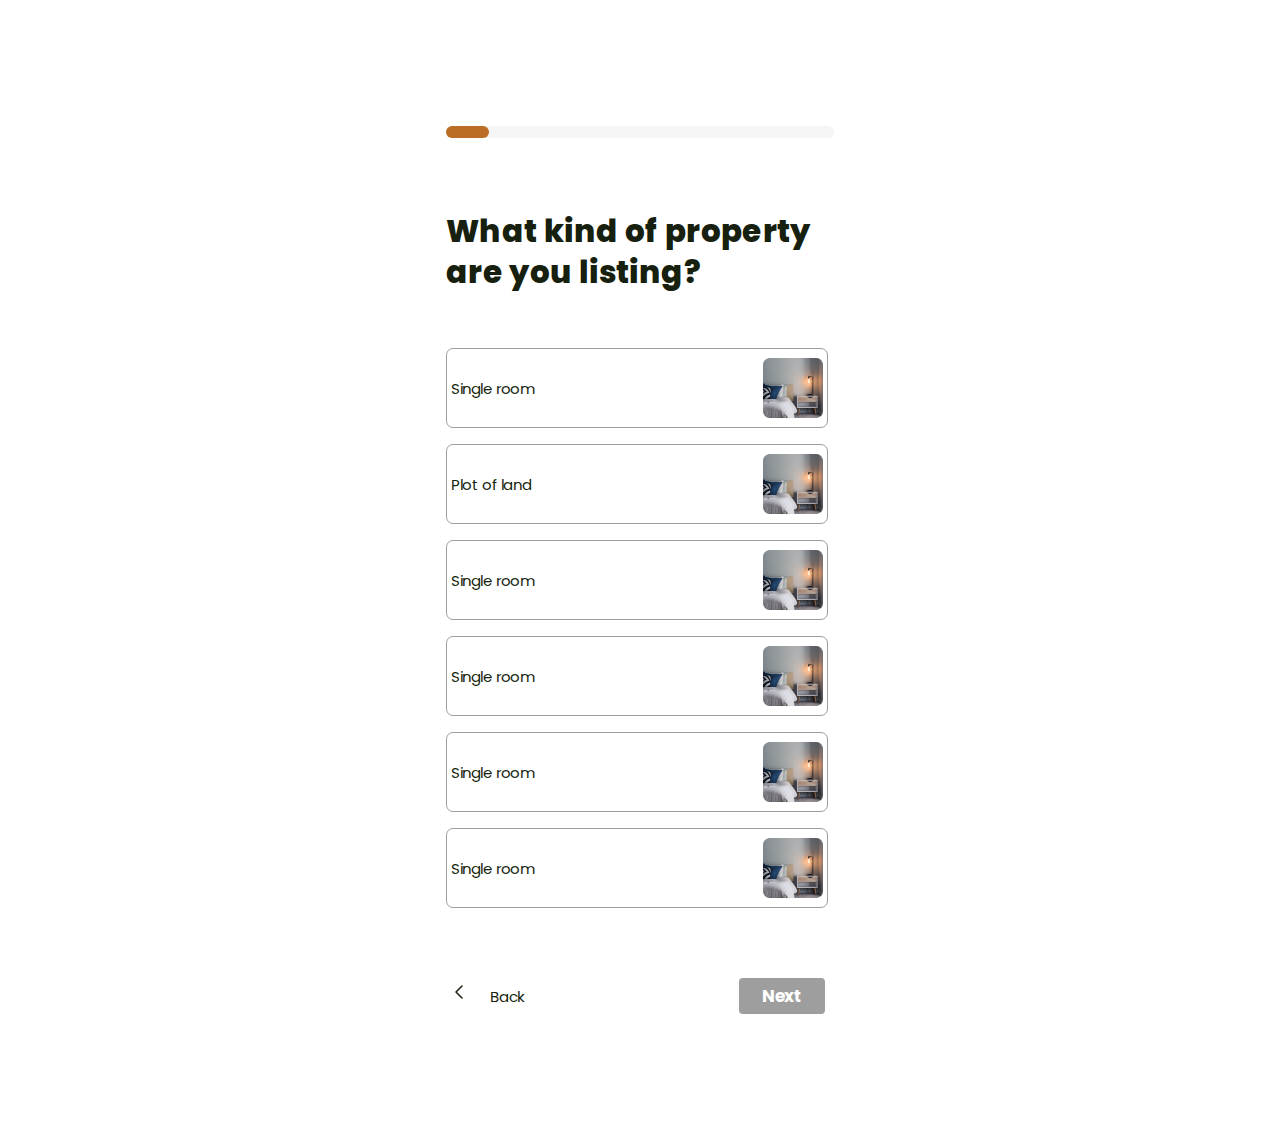
<file: listing/listing2.html>
<!DOCTYPE html>
<html lang="en">
  <head>
    <meta charset="UTF-8" />
    <meta http-equiv="X-UA-Compatible" content="IE=edge" />
    <meta name="viewport" content="width=device-width, initial-scale=1.0" />
    <link rel="stylesheet" href="../css/listing2.css" />
    <link rel="preconnect" href="https://fonts.googleapis.com" />
    <link rel="preconnect" href="https://fonts.gstatic.com" crossorigin />
    <link
      href="https://fonts.googleapis.com/css2?family=Poppins:wght@400;500;600;800&display=swap"
      rel="stylesheet"
    />
    <title>listing</title>
  </head>
  <body>
    <div class="container">
      <main>
        <header>
          <div class="progress-bar">
            <p>&nbsp;</p>
          </div>
        </header>
        <h1>What kind of property are you listing?</h1>
        <div class="text-box">
          <div class="box">
            <span>Single room</span>
            <img
              src="/images/listing-frame.png"
              alt="picture of a living room"
            />
          </div>
          <div class="box">
            <span>Plot of land</span>
            <img
              src="/images/listing-frame.png"
              alt="picture of a living room"
            />
          </div>
          <div class="box">
            <span>Single room</span>
            <img
              src="/images/listing-frame.png"
              alt="picture of a living room"
            />
          </div>
          <div class="box">
            <span>Single room</span>
            <img
              src="/images/listing-frame.png"
              alt="picture of a living room"
            />
          </div>
          <div class="box">
            <span>Single room</span>
            <img
              src="/images/listing-frame.png"
              alt="picture of a living room"
            />
          </div>
          <div class="box">
            <span>Single room</span>
            <img
              src="/images/listing-frame.png"
              alt="picture of a living room"
            />
          </div>
        </div>
      </main>

      <footer>
        <a href="/listing/listing1.html" class="back">
          <svg
            width="8"
            height="14"
            viewBox="0 0 8 14"
            fill="none"
            xmlns="http://www.w3.org/2000/svg"
          >
            <path
              d="M7 1L1 7L7 13"
              stroke="#171F0E"
              stroke-width="1.5"
              stroke-linecap="round"
              stroke-linejoin="round"
            />
          </svg>
          Back</a
        >
        <a class="next" href="/listing/singleroom-listing1.html"> Next</a>
      </footer>
    </div>
  </body>
</html>
</file>
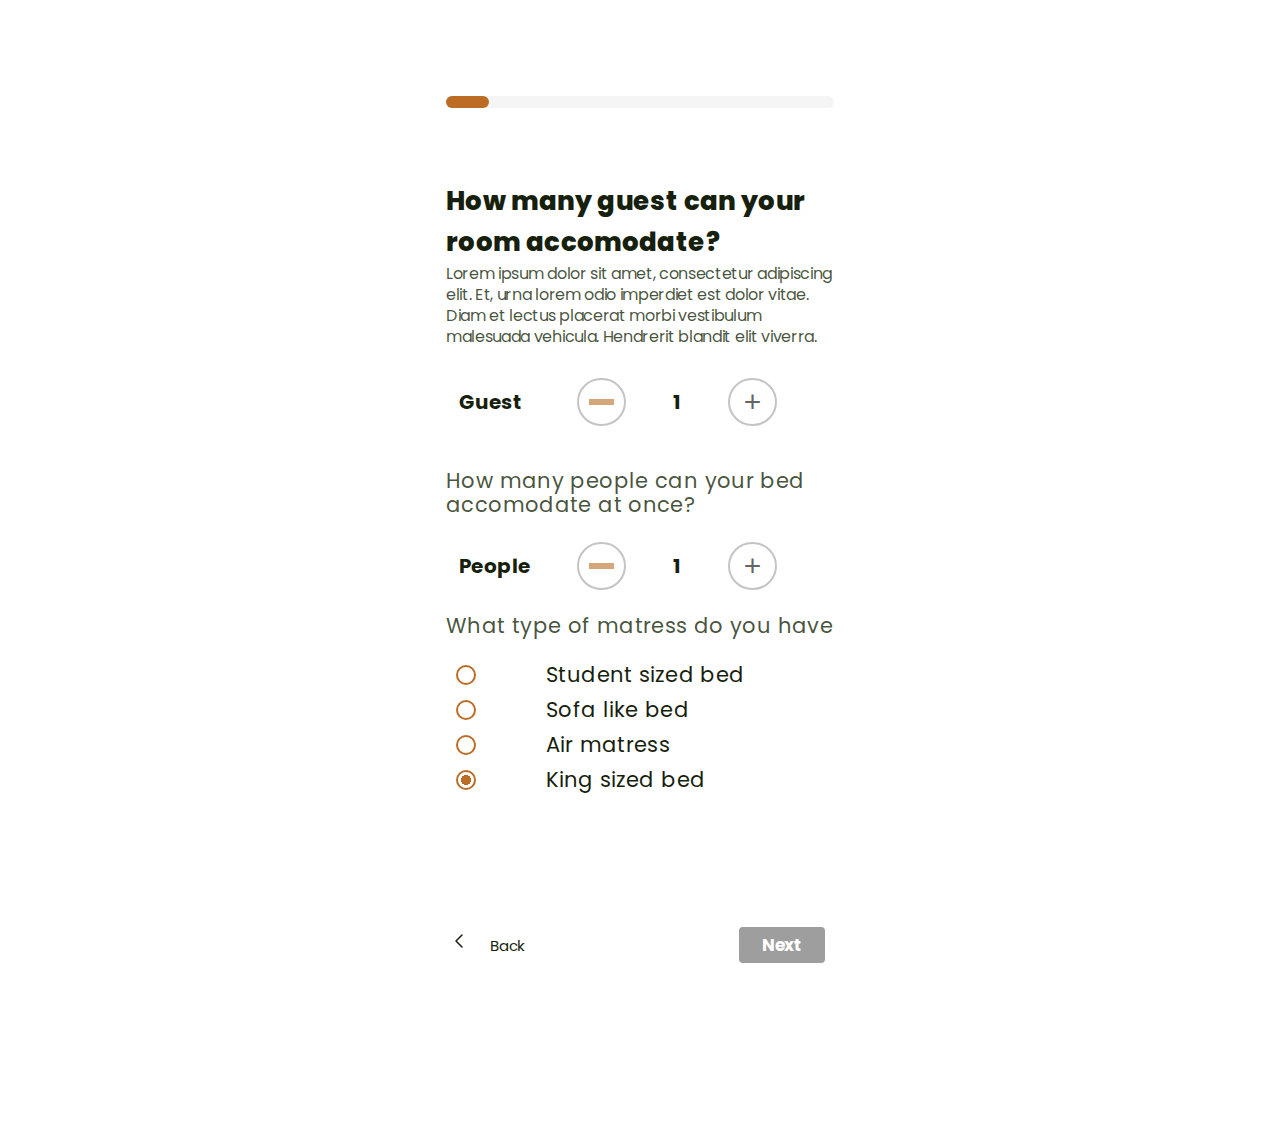
<file: listing/singleroom-listing1.html>
<!DOCTYPE html>
<html lang="en">
  <head>
    <meta charset="UTF-8" />
    <meta http-equiv="X-UA-Compatible" content="IE=edge" />
    <meta name="viewport" content="width=device-width, initial-scale=1.0" />
    <link rel="stylesheet" href="../css/singleroom-list1.css" />
    <link rel="preconnect" href="https://fonts.googleapis.com" />
    <link rel="preconnect" href="https://fonts.gstatic.com" crossorigin />
    <link
      href="https://fonts.googleapis.com/css2?family=Poppins:wght@400;500;600;800&display=swap"
      rel="stylesheet"
    />
    <title>listing</title>
  </head>
  <body>
    <div class="container">
      <main>
        <header>
          <div class="progress-bar">
            <p>&nbsp;</p>
          </div>
          <h1>How many guest can your room accomodate?</h1>
          <p>
            Lorem ipsum dolor sit amet, consectetur adipiscing elit. Et, urna
            lorem odio imperdiet est dolor vitae. Diam et lectus placerat morbi
            vestibulum malesuada vehicula. Hendrerit blandit elit viverra.
          </p>
        </header>
        <div class="selection">
          <span>Guest</span>
          <div class="flex btn-container">
            <button class="decrease-btn flex" id="guestDecrease">
              <span>&nbsp;</span>
            </button>
            <span class="guestMeasure">1</span>
            <button class="increase-btn flex" id="guestIncrease">+</button>
          </div>
        </div>
        <div class="helper-div">
          <h4 class="context">
            How many people can your bed accomodate at once?
          </h4>
        </div>
        <div class="selection">
          <span>People</span>
          <div class="flex btn-container">
            <button class="decrease-btn flex" id="peopleDecrease">
              <span>&nbsp;</span>
            </button>
            <span class="peopleMeasure">1</span>
            <button class="increase-btn flex" id="peopleIncrease">+</button>
          </div>
        </div>
        <form action="">
          <label class="context" for="matressType"
            >What type of matress do you have</label
          >
          <div class="radios">
            <label class="custom-radio-btn flex">
              <span class="label">Student sized bed</span>
              <input
                name="pick-mattress"
                type="radio"
                value="StudentSizedBed"
              />
              <span class="checkmark"></span>
            </label>
            <label class="custom-radio-btn flex">
              <span class="label">Sofa like bed</span>
              <input name="pick-mattress" type="radio" value="SofaLikeBed" />
              <span class="checkmark"></span>
            </label>
            <label class="custom-radio-btn flex">
              <span class="label">Air matress</span>
              <input name="pick-mattress" type="radio" value="AirMatress" />
              <span class="checkmark"></span>
            </label>
            <label class="custom-radio-btn flex">
              <span class="label">King sized bed</span>
              <input
                name="pick-mattress"
                type="radio"
                checked
                value="KingSizedBed"
              />
              <span class="checkmark"></span>
            </label>
          </div>
        </form>
      </main>

      <footer>
        <a href="/listing/listing2.html" class="back">
          <svg
            width="8"
            height="14"
            viewBox="0 0 8 14"
            fill="none"
            xmlns="http://www.w3.org/2000/svg"
          >
            <path
              d="M7 1L1 7L7 13"
              stroke="#171F0E"
              stroke-width="1.5"
              stroke-linecap="round"
              stroke-linejoin="round"
            />
          </svg>
          Back</a
        >
        <a class="next" href="/listing/singleroom-listing2.html"> Next</a>
      </footer>
    </div>
    <script src="/script/singleroom-listing1.js"></script>
  </body>
</html>
</file>
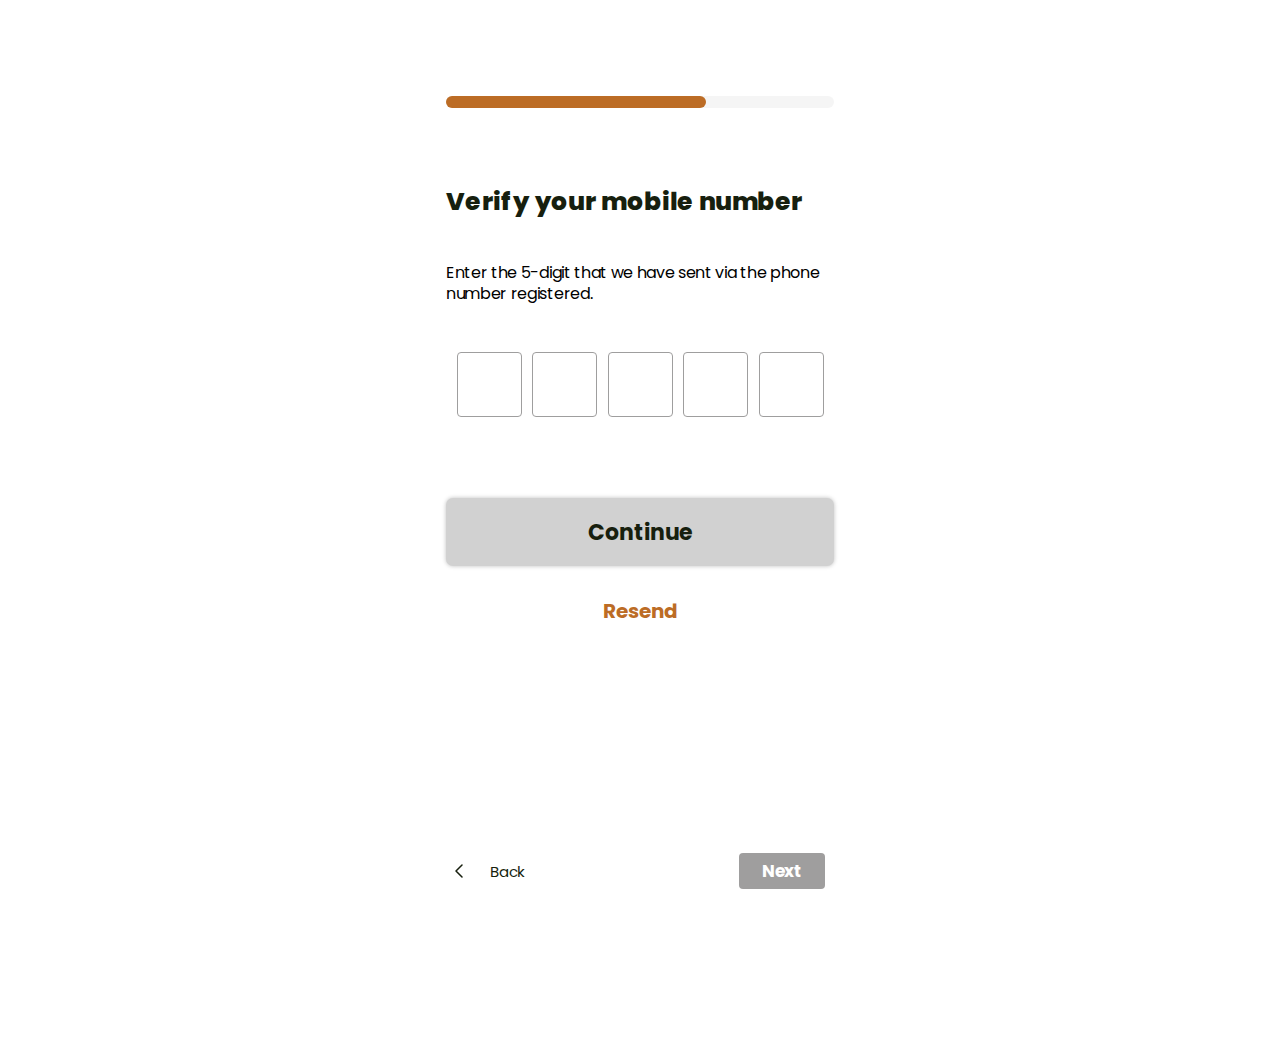
<file: listing/singleroom-listing10.html>
<!DOCTYPE html>
<html lang="en">
  <head>
    <meta charset="UTF-8" />
    <meta http-equiv="X-UA-Compatible" content="IE=edge" />
    <meta name="viewport" content="width=device-width, initial-scale=1.0" />
    <link rel="stylesheet" href="../css/singleroom-list10.css" />
    <link rel="preconnect" href="https://fonts.googleapis.com" />
    <link rel="preconnect" href="https://fonts.gstatic.com" crossorigin />
    <link
      href="https://fonts.googleapis.com/css2?family=Poppins:wght@400;500;600;800&display=swap"
      rel="stylesheet"
    />
    <title>listing</title>
  </head>
  <body>
    <div class="container">
      <main>
        <header>
          <div class="progress-bar">
            <p>&nbsp;</p>
          </div>
          <h1>Verify your mobile number</h1>
          <p>
            Enter the 5-digit that we have sent via the phone number registered.
          </p>
        </header>
        <form action="">
          <div>
            <input type="text" />
          </div>
          <div>
            <input type="text" />
          </div>
          <div>
            <input type="text" />
          </div>
          <div>
            <input type="text" />
          </div>
          <div>
            <input type="text" />
          </div>
        </form>
        <a href="/listing/singleroom-listing11.html" class="continue-btn"
          >Continue</a
        >
        <a href="#" class="resend-btn">Resend</a>
      </main>

      <footer>
        <a href="/listing/singleroom-listing9.html" class="back">
          <svg
            width="8"
            height="14"
            viewBox="0 0 8 14"
            fill="none"
            xmlns="http://www.w3.org/2000/svg"
          >
            <path
              d="M7 1L1 7L7 13"
              stroke="#171F0E"
              stroke-width="1.5"
              stroke-linecap="round"
              stroke-linejoin="round"
            />
          </svg>
          Back</a
        >
        <a class="next" href="/listing/singleroom-listing11.html"> Next</a>
      </footer>
    </div>
  </body>
</html>
</file>
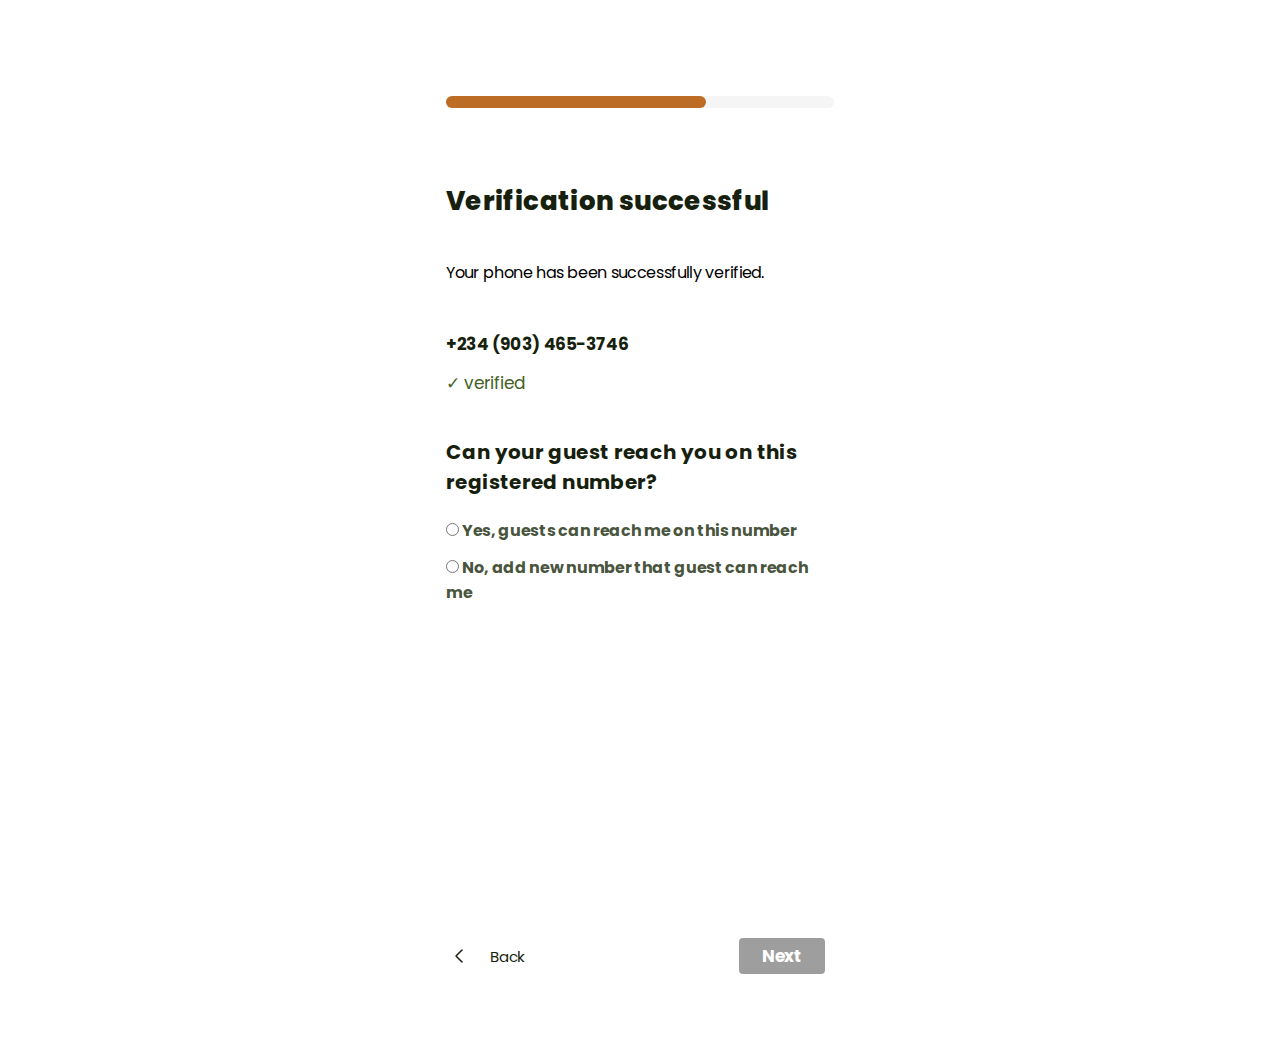
<file: listing/singleroom-listing11.html>
<!DOCTYPE html>
<html lang="en">
  <head>
    <meta charset="UTF-8" />
    <meta http-equiv="X-UA-Compatible" content="IE=edge" />
    <meta name="viewport" content="width=device-width, initial-scale=1.0" />
    <link rel="stylesheet" href="../css/singleroom-list11.css" />
    <link rel="preconnect" href="https://fonts.googleapis.com" />
    <link rel="preconnect" href="https://fonts.gstatic.com" crossorigin />
    <link
      href="https://fonts.googleapis.com/css2?family=Poppins:wght@400;500;600;800&display=swap"
      rel="stylesheet"
    />
    <title>listing</title>
  </head>
  <body>
    <div class="container">
      <main>
        <header>
          <div class="progress-bar">
            <p>&nbsp;</p>
          </div>
          <h1>Verification successful</h1>
          <p>Your phone has been successfully verified.</p>
        </header>
      </main>
      <div class="verified">
        <p>+234 (903) 465-3746</p>
        <span>&check; verified</span>
      </div>
      <form action="">
        <h2>Can your guest reach you on this registered number?</h2>
        <div>
          <input type="radio" name="userQuestion" value="Yes" id="userYes" />
          <label for="userYes">Yes, guests can reach me on this number</label>
        </div>
        <div>
          <input type="radio" name="userQuestion" value="No" id="userNo" />
          <label for="userNo">No, add new number that guest can reach me</label>
        </div>
        <div class="phone hidden">
          <select name="countyCode" class="" id="countyCode">
            <option value="nigeria">NG</option>
            <option value="unitedStates">US</option>
          </select>
          <input
            class="tel"
            type="tel"
            placeholder="+234 (555) 000-0000"
            pattern=""
            required
            id="newTele"
          />
          <svg
            class="added-svg hidden"
            width="16"
            height="16"
            viewBox="0 0 16 16"
            fill="none"
            xmlns="http://www.w3.org/2000/svg"
          >
            <path
              d="M8.00016 5.3335V8.00016M8.00016 10.6668H8.00683M14.6668 8.00016C14.6668 11.6821 11.6821 14.6668 8.00016 14.6668C4.31826 14.6668 1.3335 11.6821 1.3335 8.00016C1.3335 4.31826 4.31826 1.3335 8.00016 1.3335C11.6821 1.3335 14.6668 4.31826 14.6668 8.00016Z"
              stroke="#F04438"
              stroke-width="1.33333"
              stroke-linecap="round"
              stroke-linejoin="round"
            />
          </svg>
        </div>
        <span class="warning hidden">This is a error message.</span>
      </form>
      <footer>
        <a href="/listing/singleroom-listing10.html" class="back">
          <svg
            width="8"
            height="14"
            viewBox="0 0 8 14"
            fill="none"
            xmlns="http://www.w3.org/2000/svg"
          >
            <path
              d="M7 1L1 7L7 13"
              stroke="#171F0E"
              stroke-width="1.5"
              stroke-linecap="round"
              stroke-linejoin="round"
            />
          </svg>
          Back</a
        >
        <a class="next" href="/listing/singleroom-listing12.html"> Next</a>
      </footer>
    </div>
    <script src="/script/singleroom-listing11.js"></script>
  </body>
</html>
</file>
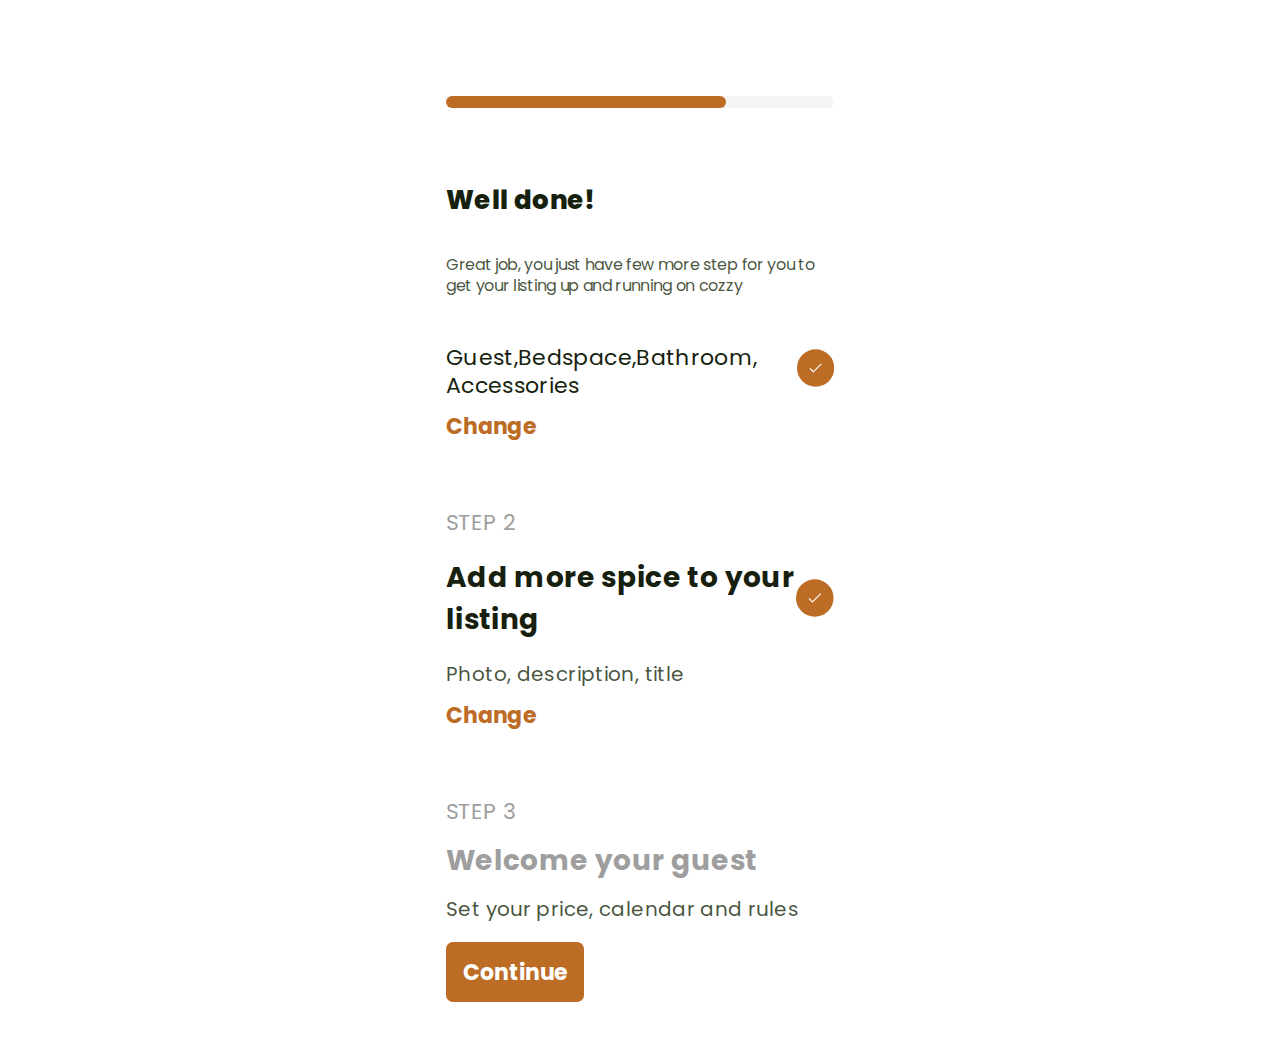
<file: listing/singleroom-listing12.html>
<!DOCTYPE html>
<html lang="en">
  <head>
    <meta charset="UTF-8" />
    <meta http-equiv="X-UA-Compatible" content="IE=edge" />
    <meta name="viewport" content="width=device-width, initial-scale=1.0" />
    <link rel="stylesheet" href="../css/singleroom-list12.css" />
    <link rel="preconnect" href="https://fonts.googleapis.com" />
    <link rel="preconnect" href="https://fonts.gstatic.com" crossorigin />
    <link
      href="https://fonts.googleapis.com/css2?family=Poppins:wght@400;500;600;800&display=swap"
      rel="stylesheet"
    />
    <title>listing</title>
  </head>
  <body>
    <div class="container">
      <main>
        <header>
          <div class="progress-bar">
            <p>&nbsp;</p>
          </div>
          <h1>Well done!</h1>
          <p>
            Great job, you just have few more step for you to get your listing
            up and running on cozzy
          </p>
        </header>
        <div class="text-contain">
          <p>Guest,Bedspace,Bathroom, Accessories</p>
          <svg
            width="48"
            height="48"
            viewBox="0 0 48 48"
            fill="none"
            xmlns="http://www.w3.org/2000/svg"
          >
            <rect width="48" height="48" rx="24" fill="#BC6C25" />
            <path
              d="M17 25L21 29L31 19"
              stroke="white"
              stroke-width="1.5"
              stroke-linecap="round"
              stroke-linejoin="round"
            />
          </svg>
        </div>
        <a class="change" href="/listing/singleroom-listing1.html">Change</a>
        <div class="step2">
          <div>
            <h4>STEP 2</h4>
            <h2>Add more spice to your listing</h2>
            <p>Photo, description, title</p>
          </div>
          <svg
            width="48"
            height="48"
            viewBox="0 0 48 48"
            fill="none"
            xmlns="http://www.w3.org/2000/svg"
          >
            <rect width="48" height="48" rx="24" fill="#BC6C25" />
            <path
              d="M17 25L21 29L31 19"
              stroke="white"
              stroke-width="1.5"
              stroke-linecap="round"
              stroke-linejoin="round"
            />
          </svg>
        </div>
        <a class="change" href="/listing/singleroom-listing6.html">Change</a>
        <div class="step3">
          <h4>STEP 3</h4>
          <h5>Welcome your guest</h5>
          <p>Set your price, calendar and rules</p>
          <a class="continue-btn" href="/listing/singleroom-listing13.html"
            >Continue</a
          >
        </div>
      </main>
    </div>
  </body>
</html>
</file>
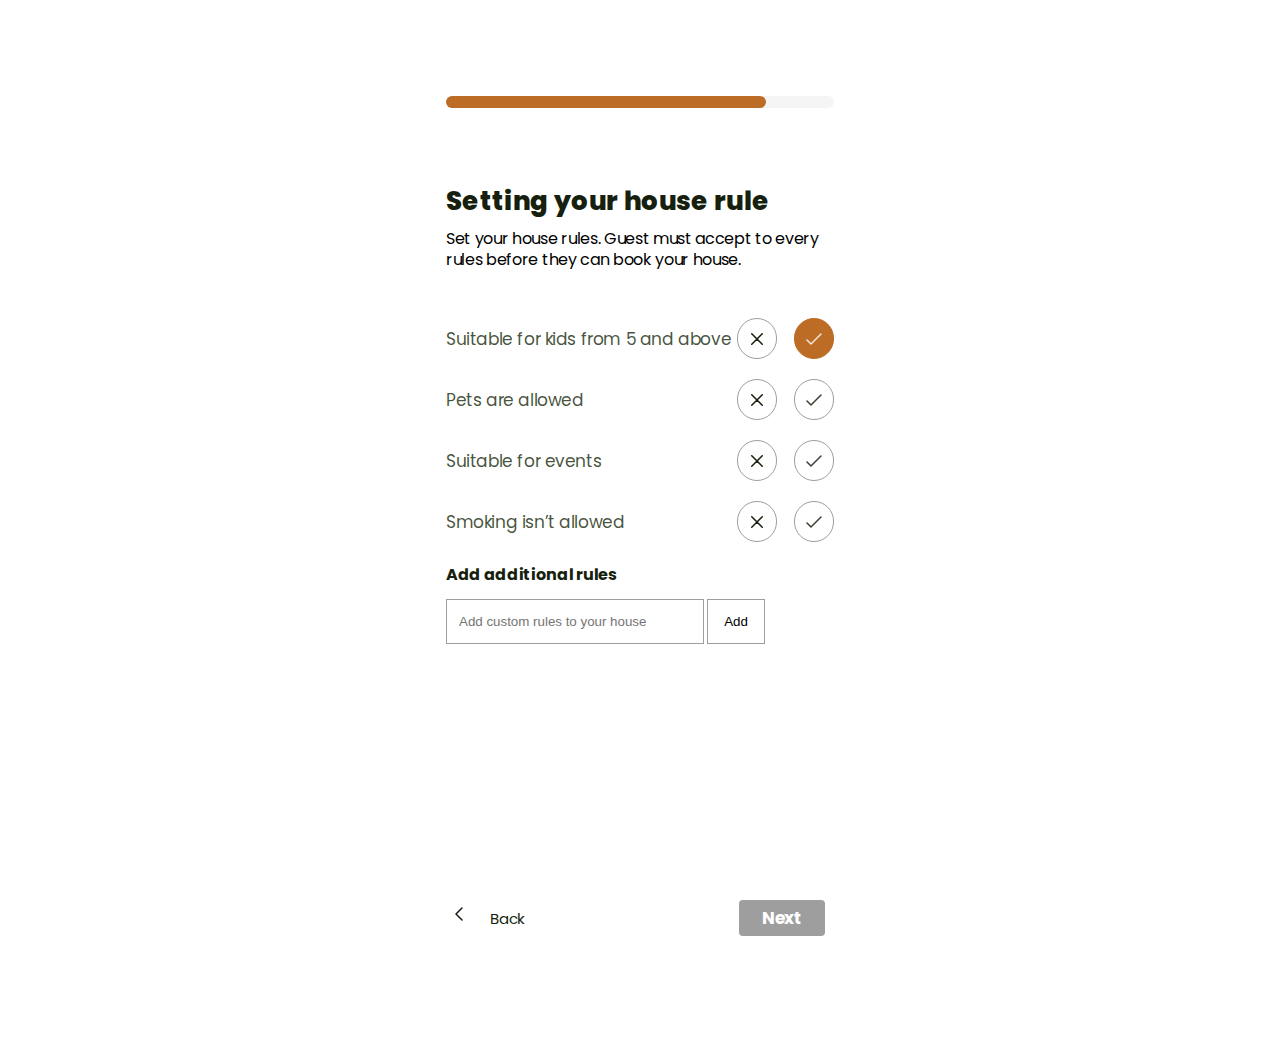
<file: listing/singleroom-listing13.html>
<!DOCTYPE html>
<html lang="en">
  <head>
    <meta charset="UTF-8" />
    <meta http-equiv="X-UA-Compatible" content="IE=edge" />
    <meta name="viewport" content="width=device-width, initial-scale=1.0" />
    <link rel="stylesheet" href="../css/singleroom-list13.css" />
    <link rel="preconnect" href="https://fonts.googleapis.com" />
    <link rel="preconnect" href="https://fonts.gstatic.com" crossorigin />
    <link
      href="https://fonts.googleapis.com/css2?family=Poppins:wght@400;500;600;800&display=swap"
      rel="stylesheet"
    />
    <title>listing</title>
  </head>
  <body>
    <div class="container">
      <main>
        <header>
          <div class="progress-bar">
            <p>&nbsp;</p>
          </div>
          <h1>Setting your house rule</h1>
          <p>
            Set your house rules. Guest must accept to every rules before they
            can book your house.
          </p>
        </header>
        <form action="">
          <div class="label-contain">
            <label for="kidsAllowed">Suitable for kids from 5 and above</label>
            <div class="btn-container">
              <button>
                <svg
                  width="12"
                  height="12"
                  viewBox="0 0 12 12"
                  fill="none"
                  xmlns="http://www.w3.org/2000/svg"
                >
                  <path
                    d="M0.757289 11.2426L5.99993 6M11.2426 0.75736L5.99993 6M5.99993 6L0.757289 0.75736M5.99993 6L11.2426 11.2426"
                    stroke="#171F0E"
                    stroke-width="1.5"
                    stroke-linecap="round"
                    stroke-linejoin="round"
                  />
                </svg>
              </button>
              <button class="checked">
                <svg
                  width="16"
                  height="12"
                  viewBox="0 0 16 12"
                  fill="none"
                  xmlns="http://www.w3.org/2000/svg"
                >
                  <path
                    d="M1 7L5 11L15 1"
                    stroke="#171F0E"
                    stroke-opacity="0.85"
                    stroke-width="1.5"
                    stroke-linecap="round"
                    stroke-linejoin="round"
                  />
                </svg>
              </button>
            </div>
          </div>
          <div class="label-contain">
            <label for="kidsAllowed">Pets are allowed</label>
            <div class="btn-container">
              <button>
                <svg
                  width="12"
                  height="12"
                  viewBox="0 0 12 12"
                  fill="none"
                  xmlns="http://www.w3.org/2000/svg"
                >
                  <path
                    d="M0.757289 11.2426L5.99993 6M11.2426 0.75736L5.99993 6M5.99993 6L0.757289 0.75736M5.99993 6L11.2426 11.2426"
                    stroke="#171F0E"
                    stroke-width="1.5"
                    stroke-linecap="round"
                    stroke-linejoin="round"
                  />
                </svg>
              </button>
              <button class="">
                <svg
                  width="16"
                  height="12"
                  viewBox="0 0 16 12"
                  fill="none"
                  xmlns="http://www.w3.org/2000/svg"
                >
                  <path
                    d="M1 7L5 11L15 1"
                    stroke="#171F0E"
                    stroke-opacity="0.85"
                    stroke-width="1.5"
                    stroke-linecap="round"
                    stroke-linejoin="round"
                  />
                </svg>
              </button>
            </div>
          </div>
          <div class="label-contain">
            <label for="kidsAllowed">Suitable for events</label>
            <div class="btn-container">
              <button>
                <svg
                  width="12"
                  height="12"
                  viewBox="0 0 12 12"
                  fill="none"
                  xmlns="http://www.w3.org/2000/svg"
                >
                  <path
                    d="M0.757289 11.2426L5.99993 6M11.2426 0.75736L5.99993 6M5.99993 6L0.757289 0.75736M5.99993 6L11.2426 11.2426"
                    stroke="#171F0E"
                    stroke-width="1.5"
                    stroke-linecap="round"
                    stroke-linejoin="round"
                  />
                </svg>
              </button>
              <button class="">
                <svg
                  width="16"
                  height="12"
                  viewBox="0 0 16 12"
                  fill="none"
                  xmlns="http://www.w3.org/2000/svg"
                >
                  <path
                    d="M1 7L5 11L15 1"
                    stroke="#171F0E"
                    stroke-opacity="0.85"
                    stroke-width="1.5"
                    stroke-linecap="round"
                    stroke-linejoin="round"
                  />
                </svg>
              </button>
            </div>
          </div>
          <div class="label-contain">
            <label for="kidsAllowed">Smoking isn’t allowed</label>
            <div class="btn-container">
              <button>
                <svg
                  width="12"
                  height="12"
                  viewBox="0 0 12 12"
                  fill="none"
                  xmlns="http://www.w3.org/2000/svg"
                >
                  <path
                    d="M0.757289 11.2426L5.99993 6M11.2426 0.75736L5.99993 6M5.99993 6L0.757289 0.75736M5.99993 6L11.2426 11.2426"
                    stroke="#171F0E"
                    stroke-width="1.5"
                    stroke-linecap="round"
                    stroke-linejoin="round"
                  />
                </svg>
              </button>
              <button class="">
                <svg
                  width="16"
                  height="12"
                  viewBox="0 0 16 12"
                  fill="none"
                  xmlns="http://www.w3.org/2000/svg"
                >
                  <path
                    d="M1 7L5 11L15 1"
                    stroke="#171F0E"
                    stroke-opacity="0.85"
                    stroke-width="1.5"
                    stroke-linecap="round"
                    stroke-linejoin="round"
                  />
                </svg>
              </button>
            </div>
          </div>
          <span>Add additional rules</span>
          <div>
            <input placeholder="Add custom rules to your house" type="text" />
            <input type="submit" value="Add" />
          </div>
        </form>
      </main>

      <footer>
        <a href="/listing/singleroom-listing12.html" class="back">
          <svg
            width="8"
            height="14"
            viewBox="0 0 8 14"
            fill="none"
            xmlns="http://www.w3.org/2000/svg"
          >
            <path
              d="M7 1L1 7L7 13"
              stroke="#171F0E"
              stroke-width="1.5"
              stroke-linecap="round"
              stroke-linejoin="round"
            />
          </svg>
          Back</a
        >
        <a class="next" href="/listing/singleroom-listing14.html"> Next</a>
      </footer>
    </div>
  </body>
</html>
</file>
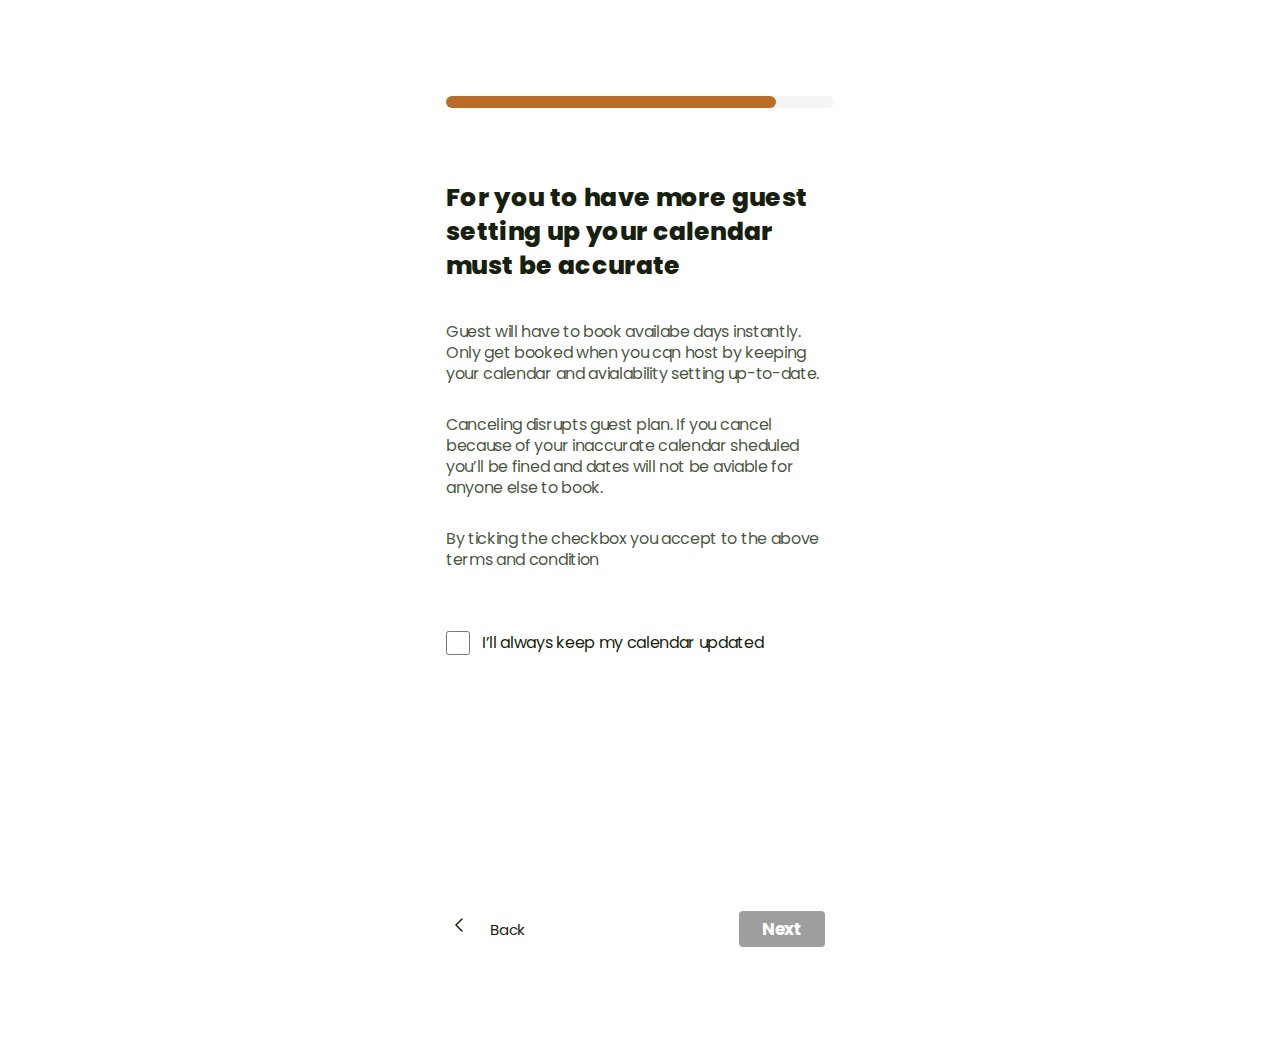
<file: listing/singleroom-listing14.html>
<!DOCTYPE html>
<html lang="en">
  <head>
    <meta charset="UTF-8" />
    <meta http-equiv="X-UA-Compatible" content="IE=edge" />
    <meta name="viewport" content="width=device-width, initial-scale=1.0" />
    <link rel="stylesheet" href="../css/singleroom-list14.css" />
    <link rel="preconnect" href="https://fonts.googleapis.com" />
    <link rel="preconnect" href="https://fonts.gstatic.com" crossorigin />
    <link
      href="https://fonts.googleapis.com/css2?family=Poppins:wght@400;500;600;800&display=swap"
      rel="stylesheet"
    />
    <title>listing</title>
  </head>
  <body>
    <div class="container">
      <main>
        <header>
          <div class="progress-bar">
            <p>&nbsp;</p>
          </div>
          <h1>
            For you to have more guest setting up your calendar must be accurate
          </h1>
        </header>
        <article>
          <p>
            Guest will have to book availabe days instantly. Only get booked
            when you cqn host by keeping your calendar and avialability setting
            up-to-date.
          </p>
          <p>
            Canceling disrupts guest plan. If you cancel because of your
            inaccurate calendar sheduled you’ll be fined and dates will not be
            aviable for anyone else to book.
          </p>
          <p>
            By ticking the checkbox you accept to the above terms and condition
          </p>
        </article>
        <form action="">
          <input type="checkbox" />
          <label for="">I’ll always keep my calendar updated</label>
        </form>
      </main>

      <footer>
        <a href="/listing/singleroom-listing13.html" class="back">
          <svg
            width="8"
            height="14"
            viewBox="0 0 8 14"
            fill="none"
            xmlns="http://www.w3.org/2000/svg"
          >
            <path
              d="M7 1L1 7L7 13"
              stroke="#171F0E"
              stroke-width="1.5"
              stroke-linecap="round"
              stroke-linejoin="round"
            />
          </svg>
          Back</a
        >
        <a class="next" href="/listing/singleroom-listing15.html"> Next</a>
      </footer>
    </div>
  </body>
</html>
</file>
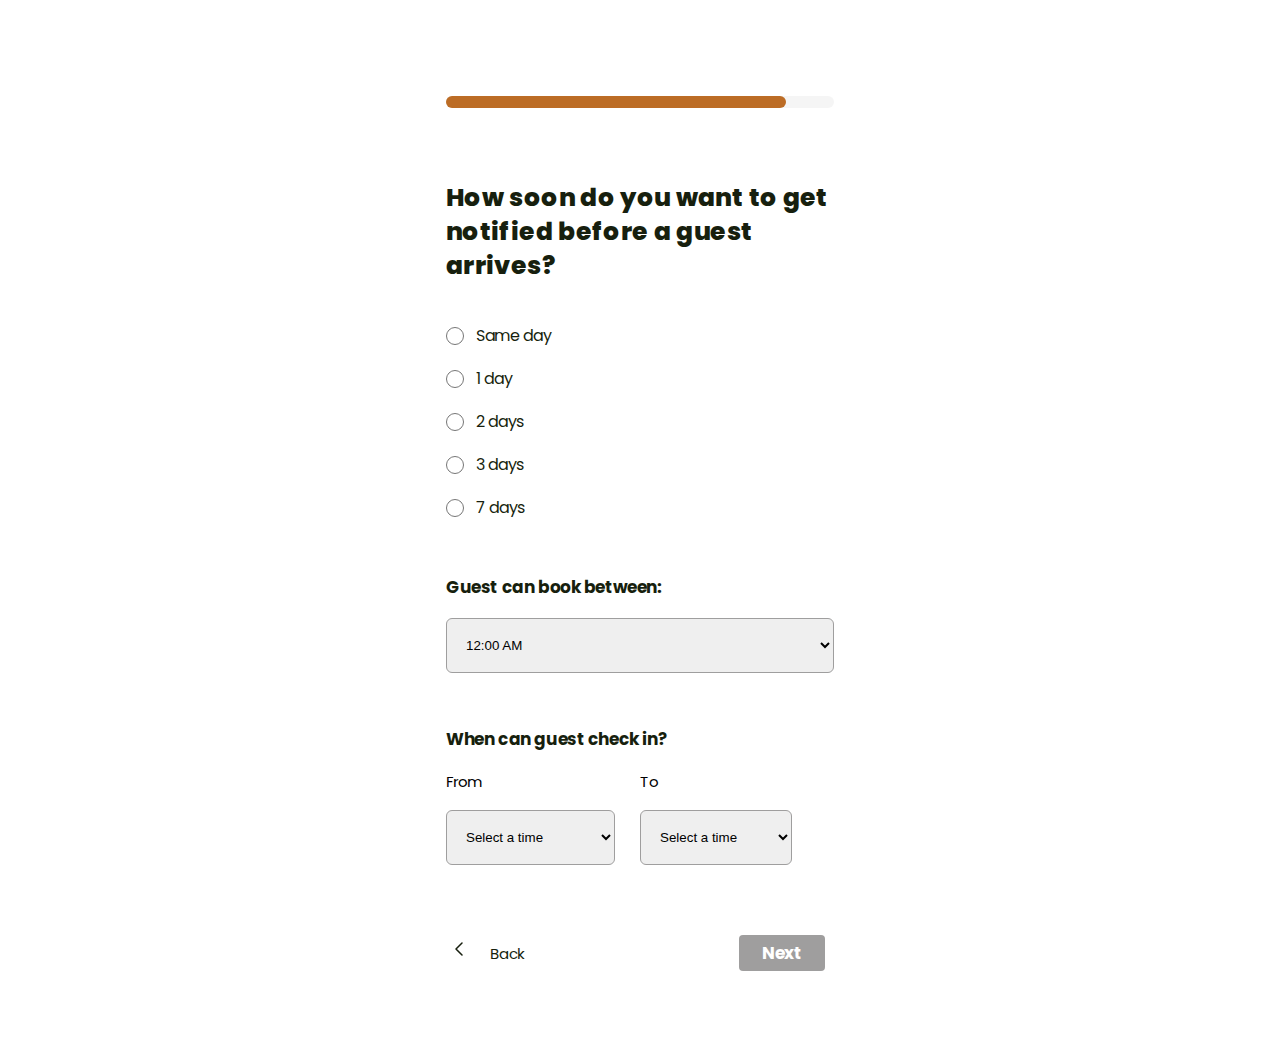
<file: listing/singleroom-listing15.html>
<!DOCTYPE html>
<html lang="en">
  <head>
    <meta charset="UTF-8" />
    <meta http-equiv="X-UA-Compatible" content="IE=edge" />
    <meta name="viewport" content="width=device-width, initial-scale=1.0" />
    <link rel="stylesheet" href="../css/singleroom-list15.css" />
    <link rel="preconnect" href="https://fonts.googleapis.com" />
    <link rel="preconnect" href="https://fonts.gstatic.com" crossorigin />
    <link
      href="https://fonts.googleapis.com/css2?family=Poppins:wght@400;500;600;800&display=swap"
      rel="stylesheet"
    />
    <title>listing</title>
  </head>
  <body>
    <div class="container">
      <main>
        <header>
          <div class="progress-bar">
            <p>&nbsp;</p>
          </div>
          <h1>How soon do you want to get notified before a guest arrives?</h1>
        </header>
        <form action="">
          <div class="radio-contain">
            <input type="radio" name="dayPicker" />
            <label for="">Same day</label>
          </div>
          <div class="radio-contain">
            <input type="radio" name="dayPicker" />
            <label for="">1 day</label>
          </div>
          <div class="radio-contain">
            <input type="radio" name="dayPicker" />
            <label for="">2 days</label>
          </div>
          <div class="radio-contain">
            <input type="radio" name="dayPicker" />
            <label for="">3 days</label>
          </div>
          <div class="radio-contain">
            <input type="radio" name="dayPicker" />
            <label for="">7 days</label>
          </div>
          <label class="label-head" for="">Guest can book between:</label>
          <select name="" id="">
            <option value="">12:00 AM</option>
          </select>
          <label class="label-head" for="">When can guest check in?</label>
          <div class="select-contain">
            <div>
              <span>From</span>
              <select name="" id="">
                <option value="">Select a time</option>
                <option value="">12:00 AM</option>
              </select>
            </div>
            <div>
              <span>To</span>
              <select name="" id="">
                <option value="">Select a time</option>
                <option value="">12:00 AM</option>
              </select>
            </div>
          </div>
        </form>
      </main>

      <footer>
        <a href="/listing/singleroom-listing14.html" class="back">
          <svg
            width="8"
            height="14"
            viewBox="0 0 8 14"
            fill="none"
            xmlns="http://www.w3.org/2000/svg"
          >
            <path
              d="M7 1L1 7L7 13"
              stroke="#171F0E"
              stroke-width="1.5"
              stroke-linecap="round"
              stroke-linejoin="round"
            />
          </svg>
          Back</a
        >
        <a class="next" href="/listing/singleroom-listing16.html"> Next</a>
      </footer>
    </div>
  </body>
</html>
</file>
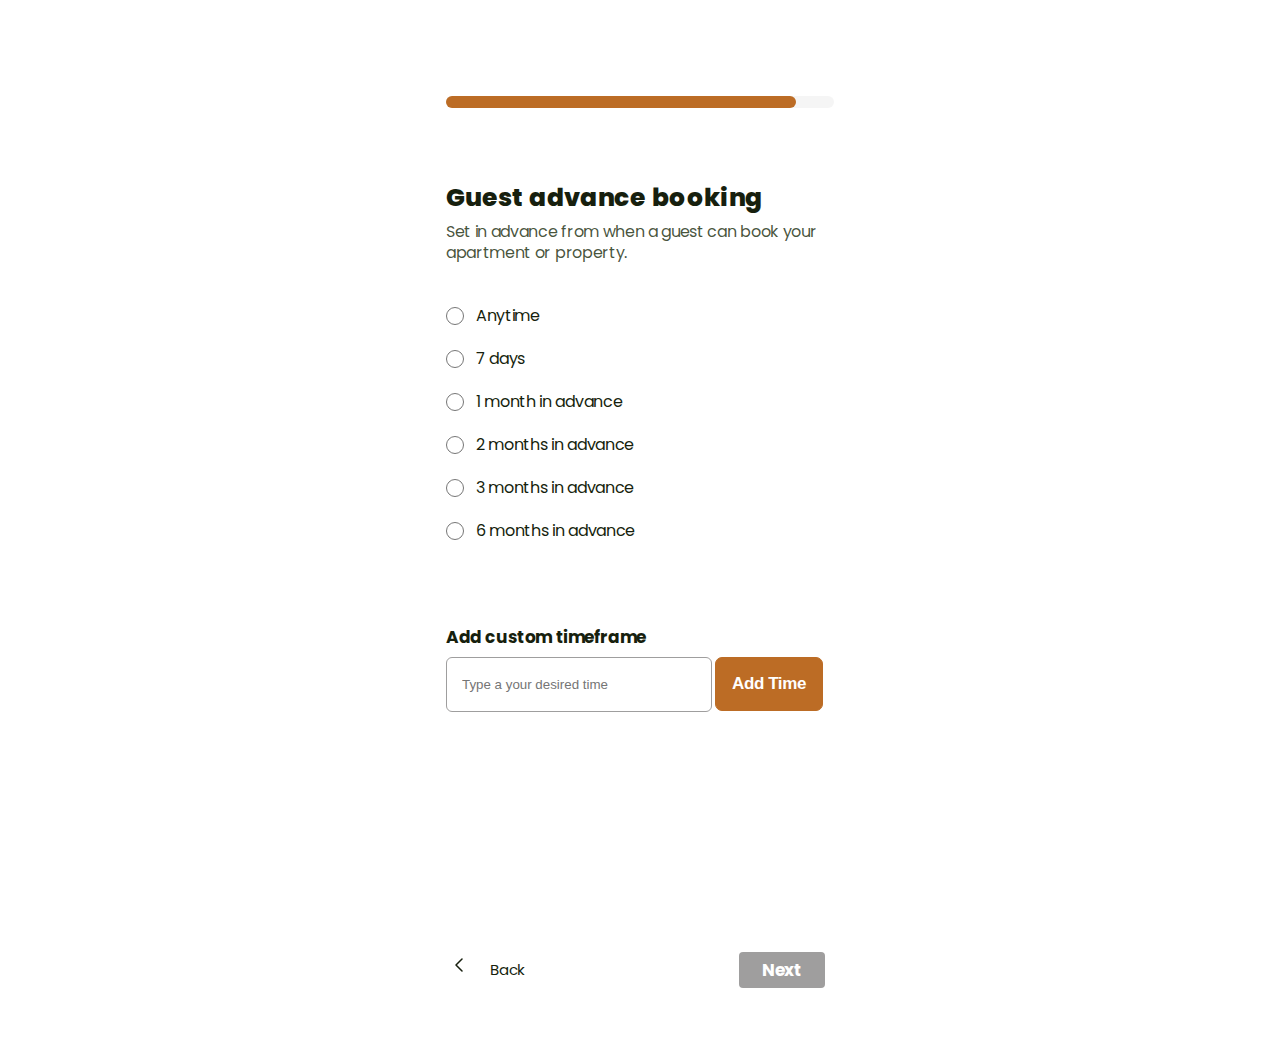
<file: listing/singleroom-listing16.html>
<!DOCTYPE html>
<html lang="en">
  <head>
    <meta charset="UTF-8" />
    <meta http-equiv="X-UA-Compatible" content="IE=edge" />
    <meta name="viewport" content="width=device-width, initial-scale=1.0" />
    <link rel="stylesheet" href="../css/singleroom-list16.css" />
    <link rel="preconnect" href="https://fonts.googleapis.com" />
    <link rel="preconnect" href="https://fonts.gstatic.com" crossorigin />
    <link
      href="https://fonts.googleapis.com/css2?family=Poppins:wght@400;500;600;800&display=swap"
      rel="stylesheet"
    />
    <title>listing</title>
  </head>
  <body>
    <div class="container">
      <main>
        <header>
          <div class="progress-bar">
            <p>&nbsp;</p>
          </div>
          <h1>Guest advance booking</h1>
          <p>
            Set in advance from when a guest can book your apartment or
            property.
          </p>
        </header>
        <form action="">
          <div class="radio-contain">
            <input type="radio" name="dayPicker" />
            <label for="">Anytime </label>
          </div>
          <div class="radio-contain">
            <input type="radio" name="dayPicker" />
            <label for="">7 days</label>
          </div>
          <div class="radio-contain">
            <input type="radio" name="dayPicker" />
            <label for="">1 month in advance</label>
          </div>
          <div class="radio-contain">
            <input type="radio" name="dayPicker" />
            <label for="">2 months in advance</label>
          </div>
          <div class="radio-contain">
            <input type="radio" name="dayPicker" />
            <label for="">3 months in advance</label>
          </div>
          <div class="radio-contain">
            <input type="radio" name="dayPicker" />
            <label for="">6 months in advance</label>
          </div>
          <div class="radio-contain">
            <input
              class="hidden"
              type="radio"
              name="dayPicker"
              id="custom-radio"
            />
            <label class="hidden" id="custom-label" for="customDate"
              >6 months in advance</label
            >
          </div>
          <div>
            <label class="label-head" for="">Add custom timeframe </label>
            <input
              id="custom-input"
              type="text"
              placeholder="Type a your desired time"
            />
            <input id="addTime-btn" type="submit" value="Add Time" />
          </div>
        </form>
      </main>

      <footer>
        <a href="/listing/singleroom-listing15.html" class="back">
          <svg
            width="8"
            height="14"
            viewBox="0 0 8 14"
            fill="none"
            xmlns="http://www.w3.org/2000/svg"
          >
            <path
              d="M7 1L1 7L7 13"
              stroke="#171F0E"
              stroke-width="1.5"
              stroke-linecap="round"
              stroke-linejoin="round"
            />
          </svg>
          Back</a
        >
        <a class="next" href="/listing/singleroom-listing17.html"> Next</a>
      </footer>
    </div>
    <script src="/script/singleroom-listing16.js"></script>
  </body>
</html>
</file>
<file: css/signup1.css>
* {
  margin: 0;
  padding: 0;
  box-sizing: border-box;
}
html {
  font-size: 62.5%;
}
body {
  display: flex;
  justify-content: center;
  align-items: center;
  font-family: "Poppins", sans-serif;
}
main {
  background-image: linear-gradient(
      180deg,
      rgba(0, 0, 0, 0) 13.56%,
      #1c1005 72.76%
    ),
    url(../images/background.png);
  height: 92.6rem;
  background-size: cover;
}
.signUp-page {
  width: 42.8rem;
  padding: 0 5.2rem 0 4.9rem;
}
.logo {
  height: 2.5rem;
  width: 10.444444274902344rem;
  margin-top: 6.9rem;
}
.welcome {
  display: flex;
  flex-direction: column;
  gap: 18.86rem;
  color: #fff;
  margin-bottom: 10.6rem;
}
h1 {
  display: flex;
  align-items: center;
}
h1 span,
h2 {
  font-weight: 600;
  font-size: 4rem;
}
.text-container p {
  font-size: 1.4rem;
  font-weight: 400;
}
.cta {
  display: flex;
  flex-direction: column;
  gap: 2.4rem;
  padding-bottom: 3rem;
  border-bottom: 1px solid #bc6c25;
}
.cta-btn {
  width: 100%;
  height: 6rem;
  background-color: #fff;
  border-radius: 16px;
  display: flex;
  align-items: center;
  justify-content: center;
  text-decoration: none;
  font-weight: 500;
  font-size: 18px;
  color: #171f0e;
  gap: 1.5rem;
  cursor: pointer;
}
.cta-btn-mail {
  background-color: #bc6c25;
  color: #fff;
}
footer {
  margin-top: 1rem;
  color: #fff;
  font-weight: 500;
  font-size: 18px;
  text-align: center;
}
.log-in:link,
.log-in:visited {
  color: #bc6c25;
  text-decoration: none;
  cursor: pointer;
  transition: all 0.4s;
}
.log-in:hover,
.log-in:active {
  color: #df7f2c;
}
</file>
<file: css/chat-home.css>
* {
  margin: 0;
  padding: 0;
  box-sizing: border-box;
}
html {
  font-size: 62.5%;
}
body {
  display: flex;
  justify-content: center;
  font-family: "Inter", sans-serif;
  align-items: center;
  background-color: #fff;
}
.container {
  width: 42.8rem;
  height: 92.6rem;
  background-color: #fff;
  /* background-color: #f4f7fc; */
}
/* flex helper class */
.flex {
  display: flex;
  align-items: center;
  justify-content: center;
}
.grid {
  display: grid;
  grid-template-rows: repeat(2, 1fr);
  grid-template-columns: repeat(2, 1fr);
  row-gap: 12px;
  column-gap: 8px;
}
.section-pinned {
  padding: 6rem 2rem 0rem 2rem;
}
h2 {
  font-weight: 800;
  font-size: 17px;
  text-align: center;
  letter-spacing: -0.408px;
  color: #171f0e;
}
.header {
  justify-content: space-between;
  margin-bottom: 24px;
}
.header div {
  position: relative;
}
.red-dot {
  position: absolute;
  top: 0;
  width: 10px;
  height: 10px;
  right: 0px;
  top: -4px;
  background-color: #ff3333;
  border-radius: 50%;
}
.grid-box {
  width: 190px;
  height: 102px;
  background: #f7f7f7;
  border-radius: 8px;
  padding: 16px 0 30px 16px;
}
.pinned-chats {
  margin-bottom: 18px;
}
.yellow-dot {
  background-color: #f2c94c;
}
.green-dot {
  background-color: #4ce417;
}
.silver-dot {
  background-color: #bdbdbd;
}
.yellow-dot,
.green-dot,
.silver-dot {
  width: 12px;
  height: 12px;
  border: 2px solid #f9f9f9;
  position: absolute;
  border-radius: 50%;
  bottom: 0;
  right: 0;
}
.image-box {
  position: relative;
  width: 36px;
  height: 36px;
}
.pinned {
  display: flex;
  align-items: center;
  gap: 8px;
  margin-bottom: 4px;
}
.pinned h4 {
  font-weight: 400;
  font-size: 17px;
  line-height: 22px;
  letter-spacing: -0.408px;
  color: #171f0e;
  width: 87px;
  height: 44px;
}
.chat-highlight {
  text-align: center;
  font-weight: 400;
  font-size: 12px;
  color: rgba(40, 54, 24, 0.85);
}
.recent-chat {
  width: 428px;
  height: 505px;
  background: #ffffff;
  box-shadow: 0px -8px 32px rgba(70, 96, 135, 0.1);
  border-radius: 16px;
  padding: 38px 48px 0 20px;
}
.recent-chat header {
  display: flex;
  align-items: center;
  justify-content: space-between;
}
.img-box {
  display: flex;
  justify-content: center;
  margin-top: 24px;
  gap: 4px;
  padding-left: 35px;
  margin-bottom: 22px;
}
.chat-box {
  padding: 0 0 0 30px;
  display: flex;
  align-items: center;
  width: 359px;
  margin-bottom: 28px;
  gap: 16px;
}
.chat-img-box {
  position: relative;
  width: 48px;
  height: 48px;
  right: 0;
}
.chat-text-box {
  width: 287px;
  display: flex;
  flex-direction: column;
  gap: 8px;
}
.chat-text-box-title {
  display: flex;
  align-items: center;
  justify-content: space-between;
}
.chat-text-box-title h6 {
  font-weight: 700;
  font-size: 14px;
  display: flex;
  align-items: flex-end;
  color: #171f0e;
}
.chat-text-box-title span {
  font-weight: 400;
  font-size: 12px;
  color: #333333;
  opacity: 0.6;
}
.chat-text-box-highlight {
  font-weight: 400;
  font-size: 12px;
  color: #4f5e7b;
}
footer {
  width: 428px;
  height: 74px;
  background-color: #ffffff;
  box-shadow: 8px -8px 30px rgba(0, 0, 0, 0.25);
  display: flex;
  align-items: center;
  justify-content: space-around;
}
.footer-bar {
  cursor: pointer;
}
</file>
<file: css/chat-text.css>
* {
  margin: 0;
  padding: 0;
  box-sizing: border-box;
}
html {
  font-size: 62.5%;
}
body {
  display: flex;
  justify-content: center;
  font-family: "Inter", sans-serif;
  align-items: center;
  background-color: #fff;
}
.container {
  width: 42.8rem;
  height: 92.6rem;
  background-color: #fff;
  /* background-color: #f4f7fc; */
  position: relative;
  padding: 4.4rem 1.8rem 3.4rem 1.8rem;
  position: relative;
}
/* flex helper class */
.flex {
  display: flex;
  align-items: center;
  justify-content: center;
}
.previous-btn {
  border: none;
  width: 4.2rem;
  text-decoration: none;
  height: 4.2rem;
  background-color: #ffffff;
  box-shadow: 0px 2px 7px rgba(0, 0, 0, 0.14);
  border-radius: 100%;
  position: absolute;
  left: 16px;
  top: 44px;
  cursor: pointer;
}
h1 {
  font-weight: 700;
  font-size: 13px;
  letter-spacing: -0.078px;
  color: #000000;
}
.header {
  gap: 22px;
  justify-content: left;
  padding-left: 55px;
}
.date {
  margin-top: 38px;
  margin-bottom: 73px;
}
h2 {
  font-weight: 400;
  font-size: 11px;
  letter-spacing: 0.066px;
  /* padding: 7px 12px; */
  width: 57px;
  height: 27px;
  background-color: #9f9e9e;
  color: #ffffff;
  opacity: 0.7;
  border-radius: 24px;
}
.you {
  display: flex;
  justify-content: right;
  /* text-align: right; */
}
.you .msg-header {
  background-color: #bc6c25;
  border-radius: 8px 0px 8px 8px;
  color: #ffffff;
}
.msg-container {
  max-width: 308px !important;
  margin-top: 4%;
  max-height: 116px;
  font-weight: 400;
  font-size: 16px;
  line-height: 24px;
  color: #101828;
  display: flex;
  align-items: center;
  gap: 12px;
  margin-bottom: 72px;
}
.chat-img {
  width: 40px;
  height: 40px;
}
.msg-header-img {
  align-self: flex-start;
  display: flex;
  align-items: center;
}
.active h4 {
  font-weight: 500;
  font-size: 14px;
  color: #344054;
}
.active h6 {
  font-weight: 400;
  font-size: 12px;
  color: #667085;
}
.msg-header {
  box-shadow: 0px 1px 3px rgba(16, 24, 40, 0.1),
    0px 1px 2px rgba(16, 24, 40, 0.06);
  border-radius: 0px 8px 8px 8px;
  width: 100%;
  height: 100%;
  padding: 10px 14px 10px 20px;
}
.active {
  width: 100%;
  justify-content: space-between;
  margin-bottom: 6px;
}
.chat-box {
  position: fixed;
  bottom: 34px;
  gap: 6px;
}
.chat-box input {
  border: none;
  width: 80%;
  height: 49px;
  background-color: #e8e8e8;
  border-radius: 24px;
  outline: none;
  padding-left: 16px;
  font-weight: 400;
  font-size: 13px;
  line-height: 18px;
  letter-spacing: -0.078px;
}
.chat-box .input {
  width: 341px;
  height: 49px;
  background-color: #e8e8e8;
  border-radius: 24px;
}
.sender {
  width: 48px;
  height: 48px;
  background-color: #bc6c25;
  border-radius: 30px;
}
</file>
<file: css/homepage.css>
* {
  margin: 0;
  padding: 0;
  box-sizing: border-box;
}
html {
  font-size: 62.5%;
}
body {
  display: flex;
  justify-content: center;
  font-family: "Poppins", sans-serif;
  background-color: #fff;
  align-items: center;
}
.container {
  width: 42.8rem;
  height: 115rem;
  background-color: #fff;
  position: relative;
}
/* main {
  padding: 4.3rem 2rem 0 2rem;
} */
/* flex helper class */
.flex {
  display: flex;
  align-items: center;
  justify-content: center;
}
.hidden {
  display: none;
}
.hide {
  visibility: hidden;
}
.home-contain {
  padding: 4.3rem 2rem 0 2rem;
}
.showMap-btn {
  font-weight: 700;
  font-size: 17px;
  letter-spacing: -0.408px;
  background: #ffffff;
  border: 1px solid rgba(80, 80, 80, 0.1);
  box-shadow: 0px 0px 3px rgba(174, 174, 174, 0.6);
  border-radius: 10px;
  color: #bc6c25;
  width: 144.09px;
  height: 52px;
  display: flex;
  align-items: center;
  justify-content: space-around;
  padding: 0 12px;
  cursor: pointer;
}
.home-contain .img-contain {
  width: 48px;
  height: 48px;
  border: 1px solid #000;
  border-radius: 50%;
  background-image: url("/images/background.png");
  background-repeat: no-repeat;
  background-size: cover;
  background-position: center;
}
.setting-btn {
  text-decoration: none;
}
.home-contain header {
  display: flex;
  justify-content: space-between;
  margin-bottom: 11px;
}
.search-bar {
  width: 390px;
  height: 48px;
  background: #ffffff;
  border: 1px solid rgba(80, 80, 80, 0.1);
  box-shadow: 0px 0px 3px rgba(174, 174, 174, 0.6);
  border-radius: 10px;
  display: flex;
  align-items: center;
  justify-content: space-between;
  padding-left: 18px;
}
.search-icon {
  display: flex;
  gap: 9px;
}
.filter {
  width: 50.09px;
  height: 48px;
  cursor: pointer;
  display: flex;
  align-items: center;
  justify-content: center;
  background: #ffffff;
  border: 1px solid rgba(80, 80, 80, 0.1);
  box-shadow: 0px 0px 3px rgba(174, 174, 174, 0.6);
  border-radius: 10px;
}
.search-input {
  width: 290px;
  font-weight: 700;
  font-size: 17px;
  line-height: 22px;
  letter-spacing: -0.408px;
  color: rgba(40, 54, 24, 0.85);
  border: none;
  outline: none;
}
.latest .carousel-contain {
  display: flex;
  gap: 20px;
  overflow-x: scroll;
  overflow-y: hidden;
}
.head {
  display: flex;
  align-items: center;
  justify-content: space-between;
  margin-top: 25px;
  margin-bottom: 15px;
}
h2 {
  font-weight: 800;
  font-size: 17px;
  letter-spacing: -0.408px;
  color: #171f0e;
}
.head a {
  font-weight: 400;
  font-size: 17px;
  letter-spacing: -0.408px;
  text-decoration: none;
  color: #bc6c25;
}

/* carousel */
.carousel {
  width: 316px;
  height: 380px;
  filter: drop-shadow(0px 0px 17px rgba(174, 174, 174, 0.6));
  background: #ffffff;
  border-radius: 10px;
  padding: 7px;
}
.carousel-details {
  list-style: none;
  display: flex;
  flex-direction: column;
  gap: 5px;
}
.carousel .text-box {
  padding: 0 16px 22px 16px;
}
.carousel .img-box {
  position: relative;
}
.right-button,
.left-button {
  border: none;
  background-color: #ffebda;
  height: 28px;
  width: 28px;
  border-radius: 100%;
  display: flex;
  align-items: center;
  justify-content: center;
  position: absolute;
  top: 50%;
  transform: translate(0, -50%);
  cursor: pointer;
}
.right-button {
  right: 25px;
}
.left-button {
  left: 25px;
}
.ellipses {
  position: absolute;
  display: flex;
  bottom: 20px;
  gap: 4px;
  align-items: center;
  right: 50%;
  transform: translate(50%, 0);
}
.ellipse {
  border: none;
  background-color: #fff;
  border-radius: 100%;
  cursor: pointer;
  opacity: 50%;
}
.ellipse-small {
  width: 6px;
  height: 6px;
}
.ellipse-mid {
  width: 8px;
  height: 8px;
}
.ellipse-big {
  width: 10px;
  height: 10px;
}
.ellipse-fill {
  background-color: #fda85c;
  opacity: 100%;
}
.carousel-title {
  font-weight: 800;
  font-size: 17px;
  color: #171f0e;
}
.carousel-location {
  font-weight: 400;
  font-size: 14px;
  display: flex;
  align-items: center;
  gap: 12px;
  color: #171f0e;

  opacity: 0.7;
}
.contactAgent-btn {
  width: 100%;
  border: none;
  font-weight: 400;
  font-size: 16px;
  letter-spacing: -0.32px;
  color: #bc6c25;
  display: flex;
  align-items: center;
  justify-content: center;
  gap: 12px;
  margin-top: 22px;
  height: 35px;
  background: #ffffff;
  box-shadow: 0px 0px 1px rgba(0, 0, 0, 0.75);
  border-radius: 6px;
}
.footer-nav {
  width: 428px;
  height: 74px;
  position: fixed;
  display: flex;
  align-items: center;
  justify-content: space-evenly;
  bottom: 0;
  background: #ffffff;
  box-shadow: 8px -8px 30px rgba(0, 0, 0, 0.25);
}
.icon {
  cursor: pointer;
}
.orangeBtn path {
  stroke: #bc6c25;
}
/* asset */
.asset-contain {
  padding: 4.3rem 2rem 0 2rem;
}
.asset-contain h1 {
  font-weight: 800;
  font-size: 28px;
  letter-spacing: 0.36px;
  color: #171f0e;
}
.dashboard {
  width: 393px;
  height: 164px;
  margin-top: 40px;
  padding: 15px 20px;
  background: #ececec;
  border-radius: 4px;
}
.dashboard-head {
  display: flex;
  align-items: center;
  justify-content: space-between;
  margin-bottom: 20px;
}
.dashboard-head span {
  font-weight: 400;
  font-size: 13px;
  letter-spacing: -0.078px;
  color: rgba(40, 54, 24, 0.85);
}
.dashboard-currency {
  display: flex;
  align-items: center;
  gap: 10px;
}
.dashboard-currency span {
  font-weight: 400;
  font-size: 12px;
  color: rgba(40, 54, 24, 0.85);
}
.amount {
  font-weight: 800;
  font-size: 20px;
  letter-spacing: -0.078px;
  margin-top: 10px;
  color: #171f0e;
}
.dashboard-footer {
  display: flex;
  align-items: center;
  justify-content: space-between;
  font-weight: 400;
  font-size: 16px;
  letter-spacing: -0.32px;
  color: rgba(40, 54, 24, 0.85);
  margin-top: 10px;
}
.dashboard-footer-link {
  font-weight: 400;
  font-size: 16px;
  letter-spacing: -0.32px;
  text-decoration-line: underline;
  color: #bc6c25;
}
.explore-asset {
  font-weight: 400;
  font-size: 16px;
  width: 391px;
  height: 45px;
  background: #bc6c25;
  border-radius: 4px;
  letter-spacing: -0.32px;
  display: flex;
  align-items: center;
  padding: 20px;
  margin-top: 22px;
  justify-content: space-between;
  color: #ffffff;
}
.PaymentActivity {
  margin-top: 33px;
}
.PaymentActivity h4 {
  font-weight: 700;
  font-size: 17px;
  letter-spacing: -0.408px;
  color: rgba(40, 54, 24, 0.85);
}
.noTransaction {
  display: flex;
  flex-direction: column;
  align-items: center;
  justify-content: center;
  gap: 35px;
  margin-top: 70px;
}
.noTransaction p {
  font-weight: 700;
  font-size: 22px;
  letter-spacing: 0.35px;
  color: rgba(40, 54, 24, 0.85);
}
.explore-listing {
  font-weight: 800;
  font-size: 28px;
  width: 287px;
  height: 58px;
  background: #bc6c25;
  text-decoration: none;
  box-shadow: -4px 4px 10px rgba(0, 0, 0, 0.25);
  border-radius: 7px;
  display: flex;
  align-items: center;
  justify-content: center;
  letter-spacing: 0.36px;

  color: #ffffff;
}
/* chat */
.grid {
  display: grid;
  grid-template-rows: repeat(2, 1fr);
  grid-template-columns: repeat(2, 1fr);
  row-gap: 12px;
  column-gap: 8px;
}
.section-pinned {
  padding: 6rem 2rem 0rem 2rem;
}
.section-pinned h2 {
  font-weight: 800;
  font-size: 17px;
  text-align: center;
  letter-spacing: -0.408px;
  color: #171f0e;
}
.header {
  justify-content: space-between;
  margin-bottom: 24px;
}
.header div {
  position: relative;
}
.red-dot {
  position: absolute;
  top: 0;
  width: 10px;
  height: 10px;
  right: 0px;
  top: -4px;
  background-color: #ff3333;
  border-radius: 50%;
}
.grid-box {
  width: 190px;
  height: 102px;
  background: #f7f7f7;
  border-radius: 8px;
  padding: 16px 0 30px 16px;
}
.pinned-chats {
  margin-bottom: 18px;
}
.yellow-dot {
  background-color: #f2c94c;
}
.green-dot {
  background-color: #4ce417;
}
.silver-dot {
  background-color: #bdbdbd;
}
.yellow-dot,
.green-dot,
.silver-dot {
  width: 12px;
  height: 12px;
  border: 2px solid #f9f9f9;
  position: absolute;
  border-radius: 50%;
  bottom: 0;
  right: 0;
}
.pinned .image-box {
  position: relative;
  width: 36px;
  height: 36px;
}
.pinned {
  display: flex;
  align-items: center;
  gap: 8px;
  margin-bottom: 4px;
}
.pinned h4 {
  font-weight: 400;
  font-size: 17px;
  line-height: 22px;
  letter-spacing: -0.408px;
  color: #171f0e;
  width: 87px;
  height: 44px;
}
.chat-highlight {
  text-align: center;
  font-weight: 400;
  font-size: 12px;
  color: rgba(40, 54, 24, 0.85);
}
.recent-chat {
  width: 428px;
  height: 800px;
  background: #ffffff;
  box-shadow: 0px -8px 32px rgba(70, 96, 135, 0.1);
  border-radius: 16px;
  padding: 38px 48px 0 20px;
}
.recent-chat header {
  display: flex;
  align-items: center;
  justify-content: space-between;
  margin-bottom: 15px;
}
.pinned .img-box {
  display: flex;
  justify-content: center;
  margin-top: 24px;
  gap: 4px;
  padding-left: 35px;
  margin-bottom: 22px;
}
.chat-box {
  padding: 0 0 0 30px;
  display: flex;
  align-items: center;
  margin-top: 10px;
  width: 359px;
  margin-bottom: 28px;
  gap: 16px;
}
.chat-img-box {
  position: relative;
  width: 48px;
  height: 48px;
  right: 0;
}
.chat-text-box {
  width: 287px;
  cursor: pointer;
  display: flex;
  flex-direction: column;
  gap: 8px;
}
.chat-text-box-title {
  display: flex;
  align-items: center;
  justify-content: space-between;
}
.chat-text-box-title h6 {
  font-weight: 700;
  font-size: 14px;
  display: flex;
  align-items: flex-end;
  color: #171f0e;
}
.chat-text-box-title span {
  font-weight: 400;
  font-size: 12px;
  color: #333333;
  opacity: 0.6;
}
.chat-text-box-highlight {
  font-weight: 400;
  font-size: 12px;
  color: #4f5e7b;
}
</file>
<file: css/listing2.css>
* {
  margin: 0;
  padding: 0;
  box-sizing: border-box;
}
html {
  font-size: 62.5%;
}
body {
  display: flex;
  justify-content: center;
  font-family: "Poppins", sans-serif;
  align-items: center;
  background-color: #fff;
}
.container {
  width: 42.8rem;
  height: 113rem;
  background-color: #fff;
  padding: 12.6rem 2rem 11.9rem 2rem;
}
/* flex helper class */
.flex {
  display: flex;
  align-items: center;
  justify-content: center;
}
header {
  margin-bottom: 73px;
}
.progress-bar {
  width: 388px;
  height: 12px;
  background-color: rgba(243, 243, 243, 0.85);
  border-radius: 24px;
}
.progress-bar p {
  background-color: #bc6c25;
  width: 43px;
  height: 12px;
  border-radius: 24px;
}
h1 {
  font-weight: 800;
  font-size: 31px;
  line-height: 41px;
  letter-spacing: 0.374px;
  width: 381px;
  text-align: left;
  /* Cozzy Text */

  color: #171f0e;
  margin-bottom: 55px;
}
.box {
  width: 382px;
  height: 80px;
  left: 23px;
  top: 348px;
  border: 1px solid #9f9e9e;
  border-radius: 7px;
  display: flex;
  align-items: center;
  padding: 10px 4px;
  justify-content: space-between;
  margin-bottom: 16px;
  cursor: pointer;
}
.box span {
  font-weight: 400;
  font-size: 15px;
  letter-spacing: -0.408px;
  color: #171f0e;
}
footer {
  margin-top: 70px;
  justify-content: space-between;
  display: flex;
  align-items: center;
  padding: 0 9px 0 9px;
}
.back {
  display: flex;
  gap: 27px;
  font-weight: 400;
  font-size: 15px;
  letter-spacing: -0.24px;
  text-decoration: none;
  /* Cozzy Text */

  color: #171f0e;
}
.next {
  display: flex;
  justify-content: center;
  align-items: center;
  padding: 7px 24px;
  width: 86px;
  height: 36px;
  background: #9f9e9e;
  border-radius: 4px;
  font-weight: 700;
  font-size: 17px;
  letter-spacing: -0.408px;
  color: #ffffff;
  text-decoration: none;
}
</file>
<file: css/singleroom-list1.css>
* {
  margin: 0;
  padding: 0;
  box-sizing: border-box;
}
html {
  font-size: 62.5%;
}
body {
  display: flex;
  justify-content: center;
  font-family: "Poppins", sans-serif;
  align-items: center;
  background-color:  #fff;
}
.container {
  width: 42.8rem;
  height: 113rem;
  background-color: #fff;
  padding: 9.6rem 2rem 11.9rem 2rem;
}
/* flex helper class */
.flex {
  display: flex;
  align-items: center;
  justify-content: center;
}
header {
  margin-bottom: 31px;
}
header p {
  font-weight: 400;
  font-size: 16px;
  line-height: 21px;
  letter-spacing: -0.32px;

  /* ctext */

  color: rgba(40, 54, 24, 0.85);
}
.progress-bar {
  width: 388px;
  height: 12px;
  background-color: rgba(243, 243, 243, 0.85);
  border-radius: 24px;
  margin-bottom: 73px;
}
.progress-bar p {
  background-color: #bc6c25;
  width: 43px;
  height: 12px;
  border-radius: 24px;
}
h1 {
  font-weight: 800;
  font-size: 26px;
  line-height: 41px;
  letter-spacing: 0.374px;
  width: 381px;
  text-align: left;
  /* Cozzy Text */

  color: #171f0e;
}
.selection {
  display: flex;
  align-items: center;
  font-weight: 700;
  font-size: 20px;
  letter-spacing: 0.38px;
  color: #171f0e;
  padding: 0 57px 0 13px;
  justify-content: space-between;
}
.increase-btn,
.decrease-btn {
  width: 49px;
  height: 48px;
  background-color: #fff;
  opacity: 0.6;
  font-size: 30px;
  /* Inactive Nav */
  border: 2px solid #9f9e9e;
  border-radius: 30px;
  cursor: pointer;
}
.decrease-btn span {
  width: 25px;
  height: 0px;
  border: 3px solid #bc6c25;
}
.increase-btn span {
  height: 12px;
  width: 12px;
}
.btn-container {
  gap: 47px;
}
.helper-div {
  margin-top: 43px;
  margin-bottom: 25px;
}
.context,
form {
  font-weight: 400;
  font-size: 21px;
  line-height: 24px;
  letter-spacing: 0.38px;
  color: rgba(40, 54, 24, 0.85);
}
form {
  margin-top: 24px;
}

.radios {
  flex-direction: column;
  gap: 15px;
  display: flex;
  margin-top: 27px;
  color: #171f0e;
}
footer {
  margin-top: 137px;
  justify-content: space-between;
  display: flex;
  align-items: center;
  padding: 0 9px 0 9px;
}
.back {
  display: flex;
  gap: 27px;
  font-weight: 400;
  font-size: 15px;
  letter-spacing: -0.24px;
  text-decoration: none;
  /* Cozzy Text */

  color: #171f0e;
}
.next {
  display: flex;
  justify-content: center;
  align-items: center;
  padding: 7px 24px;
  width: 86px;
  height: 36px;
  background: #9f9e9e;
  border-radius: 4px;
  font-weight: 700;
  font-size: 17px;
  letter-spacing: -0.408px;
  color: #ffffff;
  text-decoration: none;
}

*::after,
*::before {
  box-sizing: border-box;
}

.custom-radio-btn {
  --size: 20px;
  min-width: var(--size);
  height: var(--size);
  border-radius: 50%;
  cursor: pointer;
  /* changes from the video   */
  justify-content: start;
  margin: 0 10px;
  position: relative;
  padding-left: var(--size);
}

.custom-radio-btn input {
  display: none;
}

/* handle if you want label on the left of the checkmark instead */

.custom-radio-btn.left {
  padding-left: 0;
  padding-right: var(--size);
}

/* label  */

.custom-radio-btn .label {
  margin-left: 70px;
}

.custom-radio-btn.left .label {
  margin: 0 5px;
}

.custom-radio-btn[aria-label]::after {
  content: attr(aria-label);
  display: inline-block;
  margin-left: 5px;
}

/* checkmark */

.custom-radio-btn .checkmark {
  --gap: 3px;
  --border: 2px;
  --check-color: #bc6c25;
  width: var(--size);
  height: var(--size);
  border-radius: 50%;
  display: inline-block;
  transition: opacity 0.3s ease;
  /* changes from the video  */

  border: var(--border) solid #bc6c25;
  padding: var(--gap);
  position: absolute;
  top: 0;
  left: 0;
}

.custom-radio-btn.left .checkmark {
  left: auto;
  right: 0;
}

.custom-radio-btn input:checked ~ .checkmark {
  /* changes from the video  */

  /*  content box origin will make sure the bg-image only stays inside content area in between padding  */
  background-origin: content-box;
  background-repeat: no-repeat;
  background-image: radial-gradient(
    circle at center,
    var(--check-color)
      /* the size of the check mark is determined by subtracting from the size of the circle
     the border(both sides) and the gap(both sides) than dividing it by 2 to get the radius of the circle        */
      calc((var(--size) - (var(--border) * 2) - (var(--gap) * 2)) / 2),
    rgba(255, 255, 255, 0) 0
  );
}
</file>
<file: css/singleroom-list10.css>
* {
  margin: 0;
  padding: 0;
  box-sizing: border-box;
}
html {
  font-size: 62.5%;
}
body {
  display: flex;
  justify-content: center;
  font-family: "Poppins", sans-serif;
  align-items: center;
  background-color: #fff;
}
.container {
  width: 42.8rem;
  height: 105.6rem;
  background-color: #fff;
  padding: 9.6rem 2rem 11.9rem 2rem;
}
/* flex helper class */
.flex {
  display: flex;
  align-items: center;
  justify-content: center;
}
.hidden {
  visibility: hidden;
}
header {
  margin-bottom: 48px;
}
header p {
  font-weight: 400;
  font-size: 16px;
  line-height: 21px;
  letter-spacing: -0.32px;
}

.progress-bar {
  width: 388px;
  height: 12px;
  background-color: rgba(243, 243, 243, 0.85);
  border-radius: 24px;
  margin-bottom: 73px;
}
.progress-bar p {
  background-color: #bc6c25;
  width: 260px;
  height: 12px;
  border-radius: 24px;
}
h1 {
  font-weight: 800;
  font-size: 25px;
  line-height: 41px;
  letter-spacing: 0.374px;
  margin-bottom: 40px;
  width: 381px;
  text-align: left;
  /* Cozzy Text */

  color: #171f0e;
}
form {
  display: flex;
  align-items: center;
  justify-content: space-evenly;
  margin-bottom: 81px;
}
input {
  width: 65px;
  height: 65px;
  border: 1px solid #9f9e9e;
  border-radius: 4px;
  padding: 20px;
  font-size: 29px;
}
.continue-btn {
  font-weight: 700;
  font-size: 22px;
  text-decoration: none;
  width: 100%;
  height: 68px;
  display: flex;
  align-items: center;
  justify-content: center;
  background: #d1d1d1;
  box-shadow: 0px 0px 4px rgba(0, 0, 0, 0.25);
  border-radius: 7px;
  letter-spacing: 0.35px;
  color: #171f0e;
}
.resend-btn {
  font-weight: 700;
  font-size: 20px;
  text-decoration: none;
  color: #bc6c25;
  width: 100%;
  height: 24px;
  margin-top: 33px;
  display: flex;
  align-items: center;
  justify-content: center;
}
footer {
  margin-top: 230px;
  justify-content: space-between;
  display: flex;
  align-items: center;
  padding: 0 9px 0 9px;
}
.back {
  display: flex;
  gap: 27px;
  font-weight: 400;
  font-size: 15px;
  letter-spacing: -0.24px;
  text-decoration: none;
  /* Cozzy Text */
  align-items: center;
  color: #171f0e;
}
.next {
  display: flex;
  justify-content: center;
  align-items: center;
  padding: 7px 24px;
  width: 86px;
  height: 36px;
  background: #9f9e9e;
  border-radius: 4px;
  font-weight: 700;
  font-size: 17px;
  letter-spacing: -0.408px;
  color: #ffffff;
  text-decoration: none;
}
</file>
<file: css/singleroom-list11.css>
* {
  margin: 0;
  padding: 0;
  box-sizing: border-box;
}
html {
  font-size: 62.5%;
}
body {
  display: flex;
  justify-content: center;
  font-family: "Poppins", sans-serif;
  align-items: center;
  background-color: #fff;
}
.container {
  width: 42.8rem;
  height: 105.6rem;
  background-color: #fff;
  padding: 9.6rem 2rem 11.9rem 2rem;
}
/* flex helper class */
.flex {
  display: flex;
  align-items: center;
  justify-content: center;
}
.hidden {
  visibility: hidden;
}
header {
  margin-bottom: 48px;
}
header p {
  font-weight: 400;
  font-size: 16px;
  line-height: 21px;
  letter-spacing: -0.32px;
}

.progress-bar {
  width: 388px;
  height: 12px;
  background-color: rgba(243, 243, 243, 0.85);
  border-radius: 24px;
  margin-bottom: 73px;
}
.progress-bar p {
  background-color: #bc6c25;
  width: 260px;
  height: 12px;
  border-radius: 24px;
}
h1 {
  font-weight: 800;
  font-size: 26px;
  line-height: 41px;
  letter-spacing: 0.374px;
  margin-bottom: 40px;
  width: 381px;
  text-align: left;
  /* Cozzy Text */

  color: #171f0e;
}
.verified {
  display: flex;
  flex-direction: column;
  gap: 13px;
}
.verified p {
  font-weight: 700;
  font-size: 17px;
  letter-spacing: -0.408px;
  color: #171f0e;
}
.verified span {
  font-weight: 400;
  font-size: 17px;
  letter-spacing: -0.408px;
  color: #446224;
}
h2 {
  font-weight: 700;
  font-size: 20px;
  margin: 41px 0 21px;
  letter-spacing: 0.38px;

  color: #171f0e;
}
label {
  font-weight: 700;
  font-size: 16px;
  letter-spacing: -0.32px;
  color: rgba(40, 54, 24, 0.85);
}
form div {
  margin-bottom: 12px;
}
form span {
  margin-top: 6px;
  display: inline-block;
  font-weight: 400;
  font-size: 14px;
  color: #f04438;
}
.phone {
  border: 1.5px solid #9f9e9e;
  border-radius: 4px;
  width: 100%;
  display: flex;
  color: rgba(40, 54, 24, 0.85);
  align-items: center;
  padding-right: 33px;
  opacity: 0.7;
}
.tel {
  width: 100%;
  outline: none;
  font-weight: 700;
  font-size: 20px;
  letter-spacing: 0.38px;
  height: 50px;
  /* Inactive Nav */
  padding: 24px 0 24px 5px;
  /* border: 1.5px solid #9f9e9e; */
  border: none;
}
select {
  /* display: flex; */
  padding: 10px 12px 10px 14px;
  font-weight: 400;
  font-size: 16px;
  width: 74px;
  height: 50px;
  border: none;
  color: #101828;
}
footer {
  margin-top: 230px;
  justify-content: space-between;
  display: flex;
  align-items: center;
  padding: 0 9px 0 9px;
}
.back {
  display: flex;
  gap: 27px;
  font-weight: 400;
  font-size: 15px;
  letter-spacing: -0.24px;
  text-decoration: none;
  /* Cozzy Text */
  align-items: center;
  color: #171f0e;
}
.next {
  display: flex;
  justify-content: center;
  align-items: center;
  padding: 7px 24px;
  width: 86px;
  height: 36px;
  background: #9f9e9e;
  border-radius: 4px;
  font-weight: 700;
  font-size: 17px;
  letter-spacing: -0.408px;
  color: #ffffff;
  text-decoration: none;
}
</file>
<file: css/singleroom-list12.css>
* {
  margin: 0;
  padding: 0;
  box-sizing: border-box;
}
html {
  font-size: 62.5%;
}
body {
  display: flex;
  justify-content: center;
  font-family: "Poppins", sans-serif;
  align-items: center;
  background-color: #fff;
}
.container {
  width: 42.8rem;
  height: 105.6rem;
  background-color: #fff;
  padding: 9.6rem 2rem 11.9rem 2rem;
}
/* flex helper class */
.flex {
  display: flex;
  align-items: center;
  justify-content: center;
}
header {
  margin-bottom: 48px;
}
header p {
  font-weight: 400;
  font-size: 16px;
  line-height: 21px;
  letter-spacing: -0.32px;

  /* ctext */

  color: rgba(40, 54, 24, 0.85);
}
.progress-bar {
  width: 388px;
  height: 12px;
  background-color: rgba(243, 243, 243, 0.85);
  border-radius: 24px;
  margin-bottom: 73px;
}
.progress-bar p {
  background-color: #bc6c25;
  width: 280px;
  height: 12px;
  border-radius: 24px;
}
h1 {
  font-weight: 800;
  font-size: 26px;
  margin-bottom: 34px;
  letter-spacing: 0.374px;
  width: 381px;
  text-align: left;
  /* Cozzy Text */

  color: #171f0e;
}
.text-contain {
  display: flex;
}
.text-contain p {
  font-weight: 400;
  font-size: 22px;
  line-height: 28px;
  /* or 127% */

  letter-spacing: 0.35px;

  /* Cozzy Text */

  color: #171f0e;
}
.change {
  font-weight: 700;
  font-size: 22px;
  text-decoration: none;
  margin-top: 10px;
  display: inline-block;
  cursor: pointer;
  margin-bottom: 63px;
  letter-spacing: 0.35px;
  color: #bc6c25;
}
h4 {
  font-weight: 400;
  font-size: 22px;
  letter-spacing: 0.35px;

  color: #9f9e9e;
}
h2 {
  font-weight: 700;
  font-size: 28px;
  letter-spacing: 0.364px;
  margin: 18px 0 18px;
  /* Cozzy Text */

  color: #171f0e;
}
.step2,
.step3 {
  font-weight: 400;
  font-size: 20px;
  letter-spacing: 0.38px;
  color: rgba(40, 54, 24, 0.85);
}
.step2 {
  display: flex;
  align-items: center;
}
h5 {
  font-weight: 700;
  font-size: 28px;
  letter-spacing: 0.364px;
  color: #9f9e9e;
  margin: 12px 0 12px;
}
.continue-btn {
  text-decoration: none;
  font-weight: 700;
  font-size: 22px;
  letter-spacing: 0.35px;
  justify-content: center;
  margin-top: 18px;
  color: #ffffff;
  width: 138px;
  height: 60px;
  background: #bc6c25;
  border-radius: 7px;
  display: flex;
  align-items: center;
}
</file>
<file: css/singleroom-list13.css>
* {
  margin: 0;
  padding: 0;
  box-sizing: border-box;
}
html {
  font-size: 62.5%;
}
body {
  display: flex;
  justify-content: center;
  font-family: "Poppins", sans-serif;
  align-items: center;
  background-color: #fff;
}
.container {
  width: 42.8rem;
  height: 105.6rem;
  background-color: #fff;
  padding: 9.6rem 2rem 11.9rem 2rem;
}
/* flex helper class */
.flex {
  display: flex;
  align-items: center;
  justify-content: center;
}
header {
  margin-bottom: 48px;
}
header p {
  font-weight: 400;
  font-size: 16px;
  line-height: 21px;
  letter-spacing: -0.32px;
}

.progress-bar {
  width: 388px;
  height: 12px;
  background-color: rgba(243, 243, 243, 0.85);
  border-radius: 24px;
  margin-bottom: 73px;
}
.progress-bar p {
  background-color: #bc6c25;
  width: 320px;
  height: 12px;
  border-radius: 24px;
}
h1 {
  font-weight: 800;
  font-size: 26px;
  line-height: 41px;
  letter-spacing: 0.374px;
  margin-bottom: 6px;
  width: 381px;
  text-align: left;
  /* Cozzy Text */

  color: #171f0e;
}
label {
  font-weight: 400;
  font-size: 17px;
  letter-spacing: -0.408px;
  color: rgba(40, 54, 24, 0.85);
}
.label-contain {
  display: flex;
  align-items: center;
  justify-content: space-between;
  margin-bottom: 20px;
}
.checked {
  width: 40px;
  height: 41px;
  background: #bc6c25;
  border: 1px solid #bc6c25;
  border-radius: 24px;
}
.checked path {
  stroke: #fffafa;
}
form .btn-container {
  display: flex;
  gap: 17px;
}
form button {
  width: 40px;
  height: 41px;
  border: 1px solid #9f9e9e;
  border-radius: 24px;
  background-color: #fff;
  display: flex;
  align-items: center;
  justify-content: center;
}
input[type="text"] {
  width: 258px;
  height: 45px;
  border: 1px solid #9f9e9e;
  padding: 12px;
}
input[type="submit"] {
  padding: 12px;
  width: 58px;
  height: 45px;
  background-color: #fff;
  border-width: 1px 1px 1px 1px;
  border-style: solid;
  border-color: #9f9e9e;
}
form span {
  margin-top: 6px;
  font-weight: 700;
  font-size: 16px;
  letter-spacing: -0.32px;
  color: #171f0e;
  display: block;
  margin-bottom: 12px;
}
footer {
  margin-top: 256px;
  justify-content: space-between;
  display: flex;
  align-items: center;
  padding: 0 9px 0 9px;
}
.back {
  display: flex;
  gap: 27px;
  font-weight: 400;
  font-size: 15px;
  letter-spacing: -0.24px;
  text-decoration: none;
  /* Cozzy Text */

  color: #171f0e;
}
.next {
  display: flex;
  justify-content: center;
  align-items: center;
  padding: 7px 24px;
  width: 86px;
  height: 36px;
  background: #9f9e9e;
  border-radius: 4px;
  font-weight: 700;
  font-size: 17px;
  letter-spacing: -0.408px;
  color: #ffffff;
  text-decoration: none;
}
</file>
<file: css/singleroom-list14.css>
* {
  margin: 0;
  padding: 0;
  box-sizing: border-box;
}
html {
  font-size: 62.5%;
}
body {
  display: flex;
  justify-content: center;
  font-family: "Poppins", sans-serif;
  align-items: center;
  background-color: #fff;
}
.container {
  width: 42.8rem;
  height: 105.6rem;
  background-color: #fff;
  padding: 9.6rem 2rem 11.9rem 2rem;
}
/* flex helper class */
.flex {
  display: flex;
  align-items: center;
  justify-content: center;
}
header {
  margin-bottom: 38px;
}
header p {
  font-weight: 400;
  font-size: 16px;
  line-height: 21px;
  letter-spacing: -0.32px;
}

.progress-bar {
  width: 388px;
  height: 12px;
  background-color: rgba(243, 243, 243, 0.85);
  border-radius: 24px;
  margin-bottom: 73px;
}
.progress-bar p {
  background-color: #bc6c25;
  width: 330px;
  height: 12px;
  border-radius: 24px;
}
h1 {
  font-weight: 800;
  font-size: 25px;
  line-height: 34px;
  letter-spacing: 0.36px;
  margin-bottom: 6px;
  text-align: left;
  /* Cozzy Text */

  color: #171f0e;
}
article {
  font-weight: 400;
  font-size: 16px;
  line-height: 21px;
  letter-spacing: -0.32px;
  color: rgba(40, 54, 24, 0.85);
}
article p {
  margin-bottom: 30px;
}
form {
  display: flex;
  gap: 12px;
  align-items: center;
  margin-top: 60px;
}
form input {
  height: 24px;
  width: 24px;
  border: 1px solid #1e1e1e;
  border-radius: 8px;
}
label {
  font-weight: 400;
  font-size: 16px;
  letter-spacing: -0.32px;
  color: #171f0e;
}
footer {
  margin-top: 256px;
  justify-content: space-between;
  display: flex;
  align-items: center;
  padding: 0 9px 0 9px;
}
.back {
  display: flex;
  gap: 27px;
  font-weight: 400;
  font-size: 15px;
  letter-spacing: -0.24px;
  text-decoration: none;
  /* Cozzy Text */

  color: #171f0e;
}
.next {
  display: flex;
  justify-content: center;
  align-items: center;
  padding: 7px 24px;
  width: 86px;
  height: 36px;
  background: #9f9e9e;
  border-radius: 4px;
  font-weight: 700;
  font-size: 17px;
  letter-spacing: -0.408px;
  color: #ffffff;
  text-decoration: none;
}
</file>
<file: css/singleroom-list15.css>
* {
  margin: 0;
  padding: 0;
  box-sizing: border-box;
}
html {
  font-size: 62.5%;
}
body {
  display: flex;
  justify-content: center;
  font-family: "Poppins", sans-serif;
  align-items: center;
  background-color: #fff;
}
.container {
  width: 42.8rem;
  height: 105.6rem;
  background-color: #fff;
  padding: 9.6rem 2rem 11.9rem 2rem;
}
/* flex helper class */
.flex {
  display: flex;
  align-items: center;
  justify-content: center;
}
header {
  margin-bottom: 38px;
}
header p {
  font-weight: 400;
  font-size: 16px;
  line-height: 21px;
  letter-spacing: -0.32px;
}

.progress-bar {
  width: 388px;
  height: 12px;
  background-color: rgba(243, 243, 243, 0.85);
  border-radius: 24px;
  margin-bottom: 73px;
}
.progress-bar p {
  background-color: #bc6c25;
  width: 340px;
  height: 12px;
  border-radius: 24px;
}
h1 {
  font-weight: 800;
  font-size: 25px;
  line-height: 34px;
  letter-spacing: 0.36px;
  margin-bottom: 6px;
  text-align: left;
  /* Cozzy Text */

  color: #171f0e;
}
form {
  display: flex;
  gap: 18px;
  flex-direction: column;
  margin-top: 40px;
}
.radio-contain {
  display: flex;
  align-items: center;
  gap: 12px;
}
.select-contain {
  display: flex;
  gap: 25px;
}
.select-contain span {
  font-weight: 400;
  font-size: 15px;
  letter-spacing: -0.24px;
  color: #000000;
  display: inline-block;
  margin-bottom: 17px;
}
form input {
  height: 18px;
  width: 18px;
  border: 1px solid #1e1e1e;
}
label {
  font-weight: 400;
  font-size: 16px;
  letter-spacing: -0.32px;
  color: #171f0e;
}
.label-head {
  font-weight: 700;
  font-size: 17px;
  letter-spacing: -0.408px;
  color: #171f0e;
  display: inline-block;
  margin-top: 35.5px;
}
select {
  width: 100%;
  height: 55px;
  border: 1px solid #9f9e9e;
  border-radius: 6px;
  padding: 15px;
}
footer {
  margin-top: 70px;
  justify-content: space-between;
  display: flex;
  align-items: center;
  padding: 0 9px 0 9px;
}
.back {
  display: flex;
  gap: 27px;
  font-weight: 400;
  font-size: 15px;
  letter-spacing: -0.24px;
  text-decoration: none;
  /* Cozzy Text */

  color: #171f0e;
}
.next {
  display: flex;
  justify-content: center;
  align-items: center;
  padding: 7px 24px;
  width: 86px;
  height: 36px;
  background: #9f9e9e;
  border-radius: 4px;
  font-weight: 700;
  font-size: 17px;
  letter-spacing: -0.408px;
  color: #ffffff;
  text-decoration: none;
}
</file>
<file: css/singleroom-list16.css>
* {
  margin: 0;
  padding: 0;
  box-sizing: border-box;
}
html {
  font-size: 62.5%;
}
body {
  display: flex;
  justify-content: center;
  font-family: "Poppins", sans-serif;
  align-items: center;
  background-color: #fff;
}
.container {
  width: 42.8rem;
  height: 105.6rem;
  background-color: #fff;
  padding: 9.6rem 2rem 11.9rem 2rem;
}
/* flex helper class */
.flex {
  display: flex;
  align-items: center;
  justify-content: center;
}
.hidden {
  display: none;
}
header {
  margin-bottom: 38px;
}
header p {
  font-weight: 400;
  font-size: 16px;
  line-height: 21px;
  letter-spacing: -0.32px;
  color: rgba(40, 54, 24, 0.85);
}

.progress-bar {
  width: 388px;
  height: 12px;
  background-color: rgba(243, 243, 243, 0.85);
  border-radius: 24px;
  margin-bottom: 73px;
}
.progress-bar p {
  background-color: #bc6c25;
  width: 350px;
  height: 12px;
  border-radius: 24px;
}
h1 {
  font-weight: 800;
  font-size: 25px;
  line-height: 34px;
  letter-spacing: 0.36px;
  margin-bottom: 6px;
  text-align: left;
  /* Cozzy Text */

  color: #171f0e;
}
form {
  display: flex;
  gap: 18px;
  flex-direction: column;
  margin-top: 40px;
}
.radio-contain {
  display: flex;
  align-items: center;
  gap: 12px;
}

input[type="radio"] {
  height: 18px;
  width: 18px;
  border: 1px solid #1e1e1e;
}
input[type="text"] {
  width: 266px;
  height: 55px;
  border: 1px solid #9f9e9e;
  border-radius: 6px;
  padding: 15px;
}
input[type="submit"] {
  width: 108px;
  height: 54px;
  border: 1px solid #bc6c25;
  color: #fff;
  font-weight: 700;
  font-size: 17px;
  letter-spacing: -0.408px;
  background: #bc6c25;
  border-radius: 7px;
}
label {
  font-weight: 400;
  font-size: 16px;
  letter-spacing: -0.32px;
  color: #171f0e;
}
.label-head {
  font-weight: 700;
  font-size: 17px;
  letter-spacing: -0.408px;
  color: #171f0e;
  display: inline-block;
  margin-top: 44.5px;
  margin-bottom: 7px;
}
footer {
  margin-top: 240px;
  justify-content: space-between;
  display: flex;
  align-items: center;
  padding: 0 9px 0 9px;
}
.back {
  display: flex;
  gap: 27px;
  font-weight: 400;
  font-size: 15px;
  letter-spacing: -0.24px;
  text-decoration: none;
  /* Cozzy Text */

  color: #171f0e;
}
.next {
  display: flex;
  justify-content: center;
  align-items: center;
  padding: 7px 24px;
  width: 86px;
  height: 36px;
  background: #9f9e9e;
  border-radius: 4px;
  font-weight: 700;
  font-size: 17px;
  letter-spacing: -0.408px;
  color: #ffffff;
  text-decoration: none;
}
</file>
